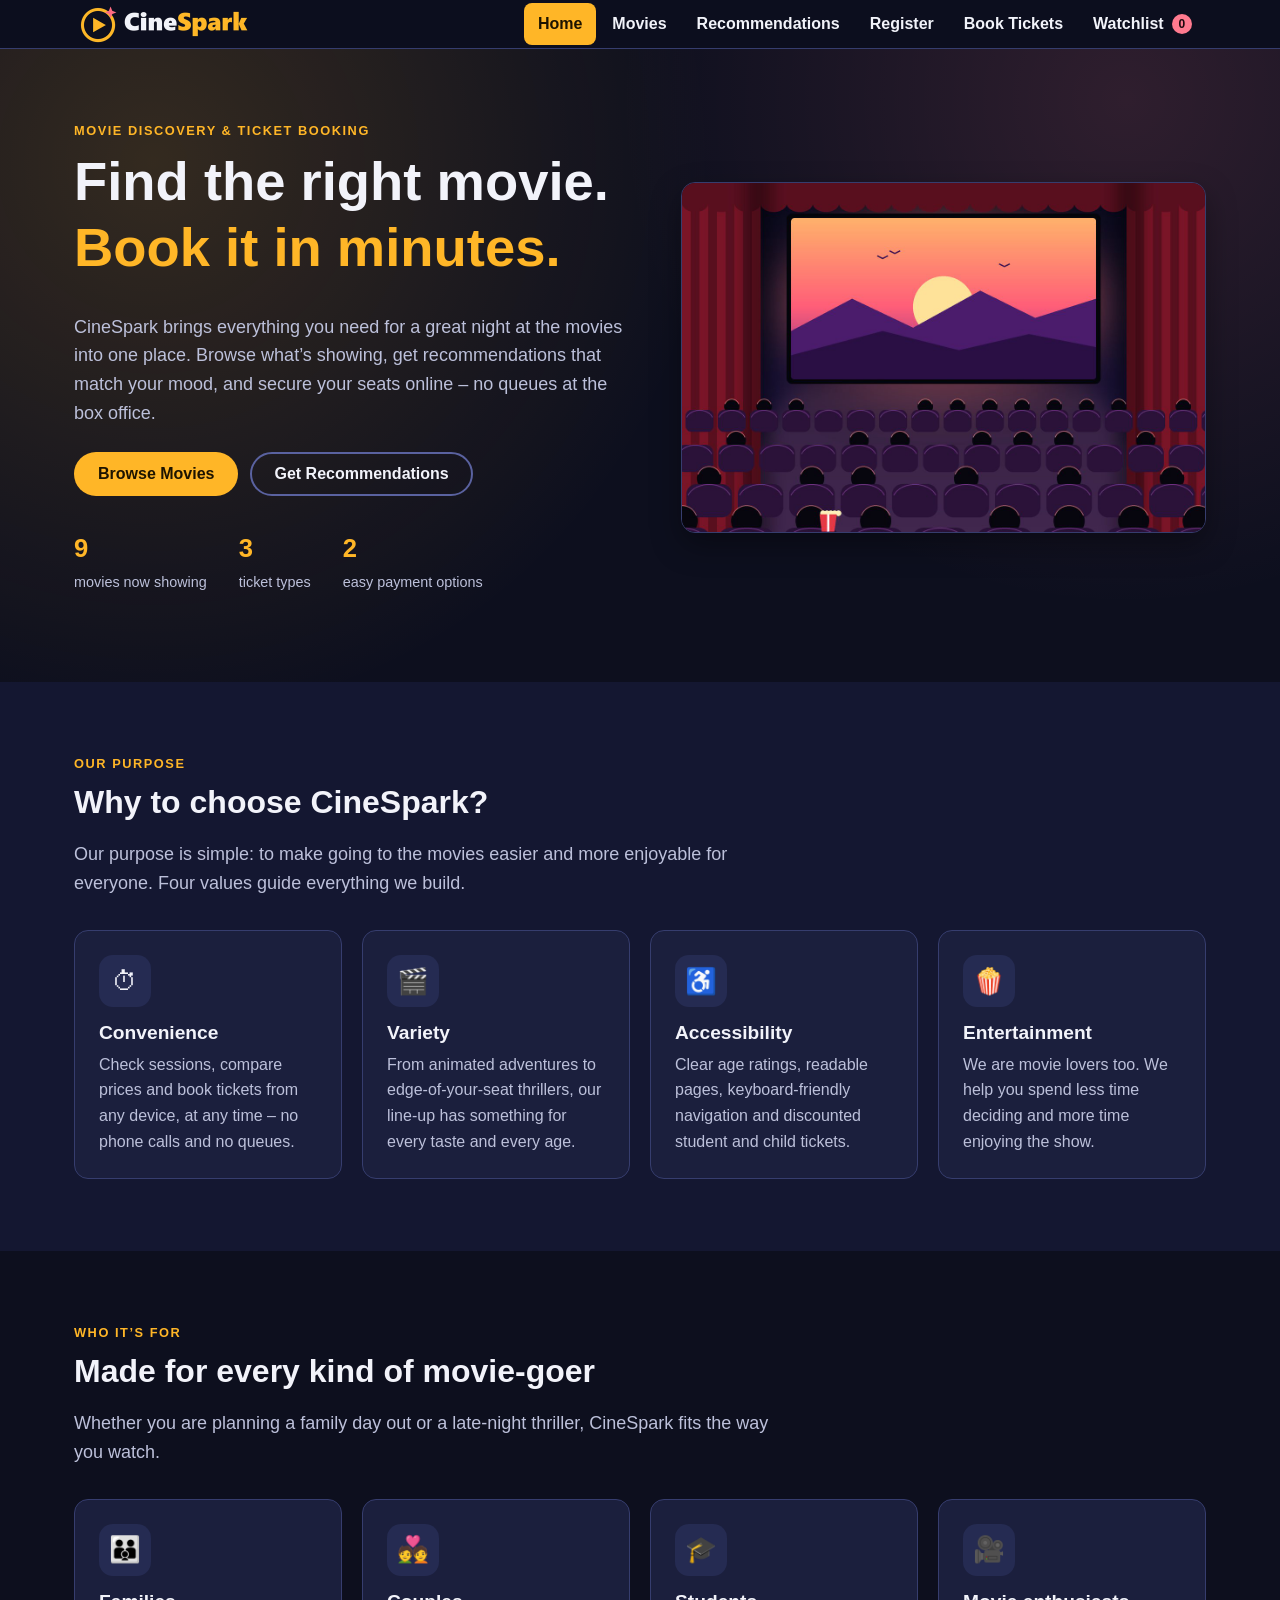
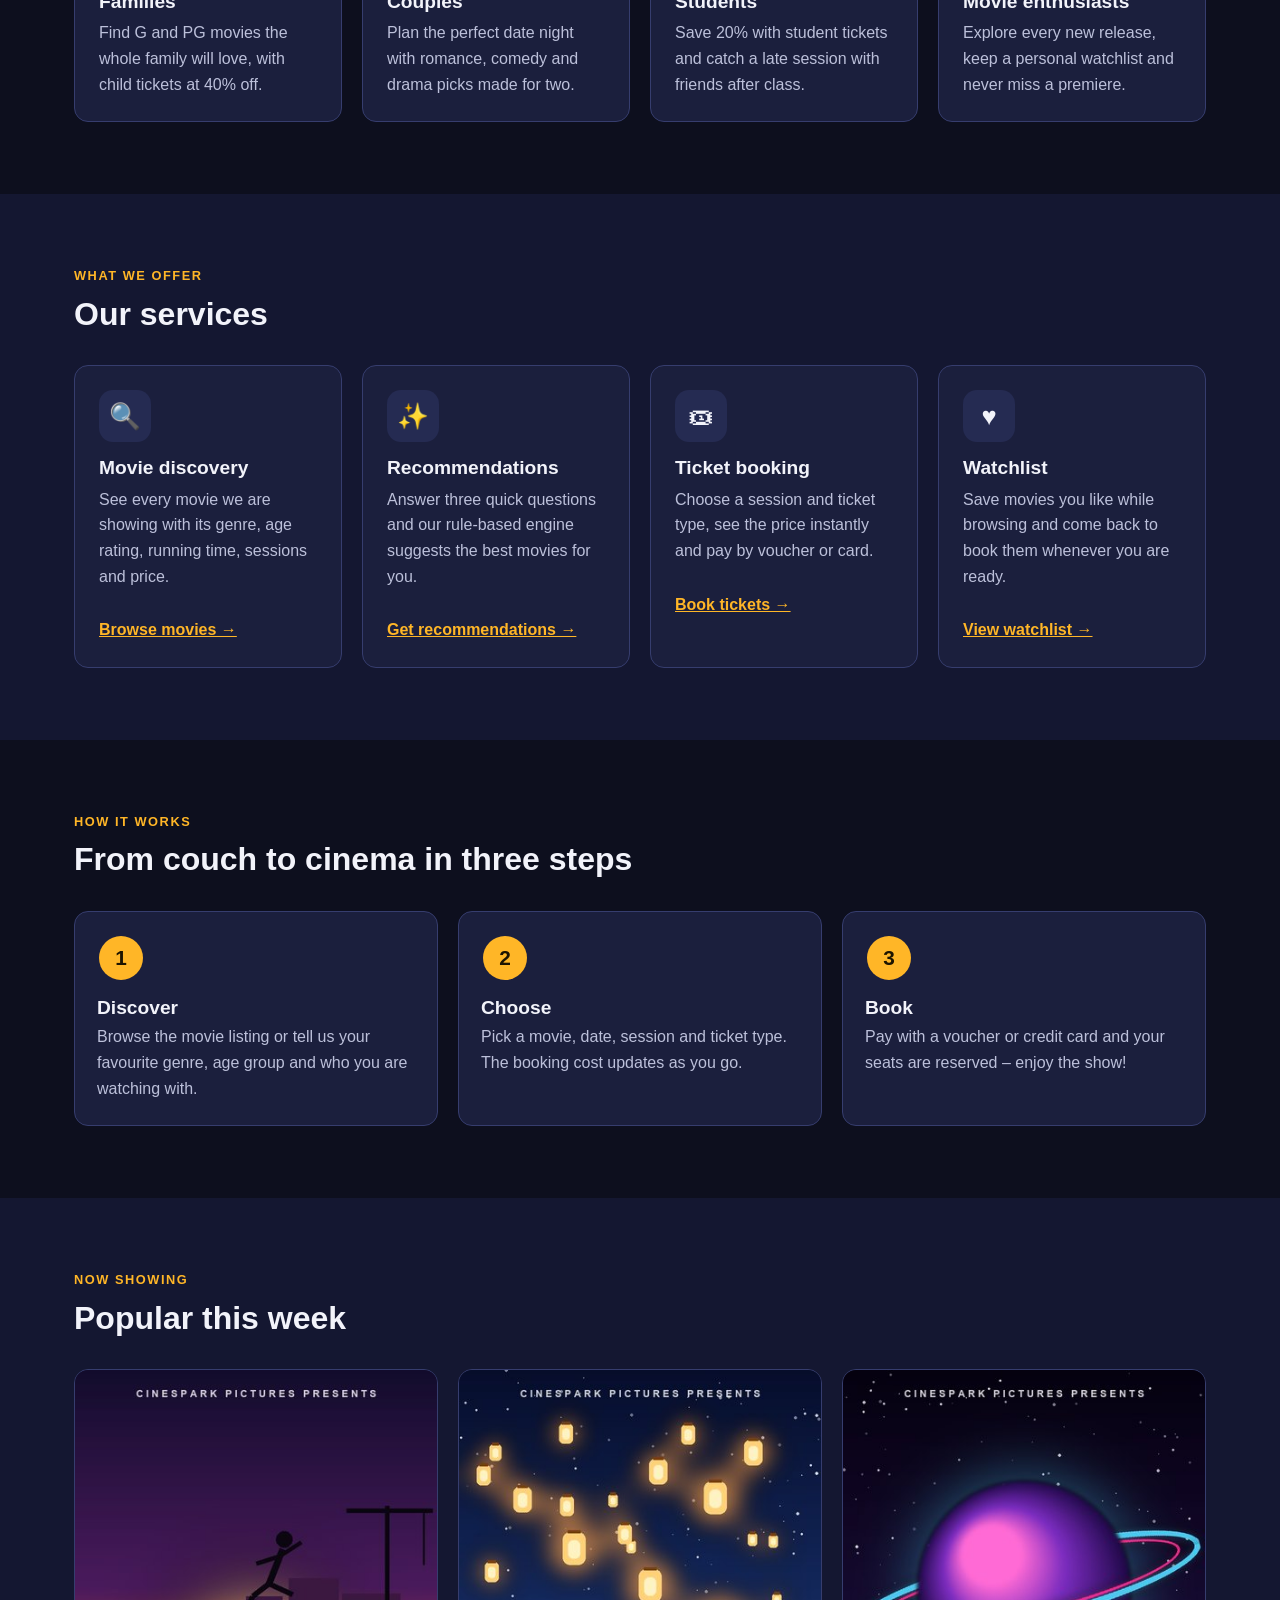
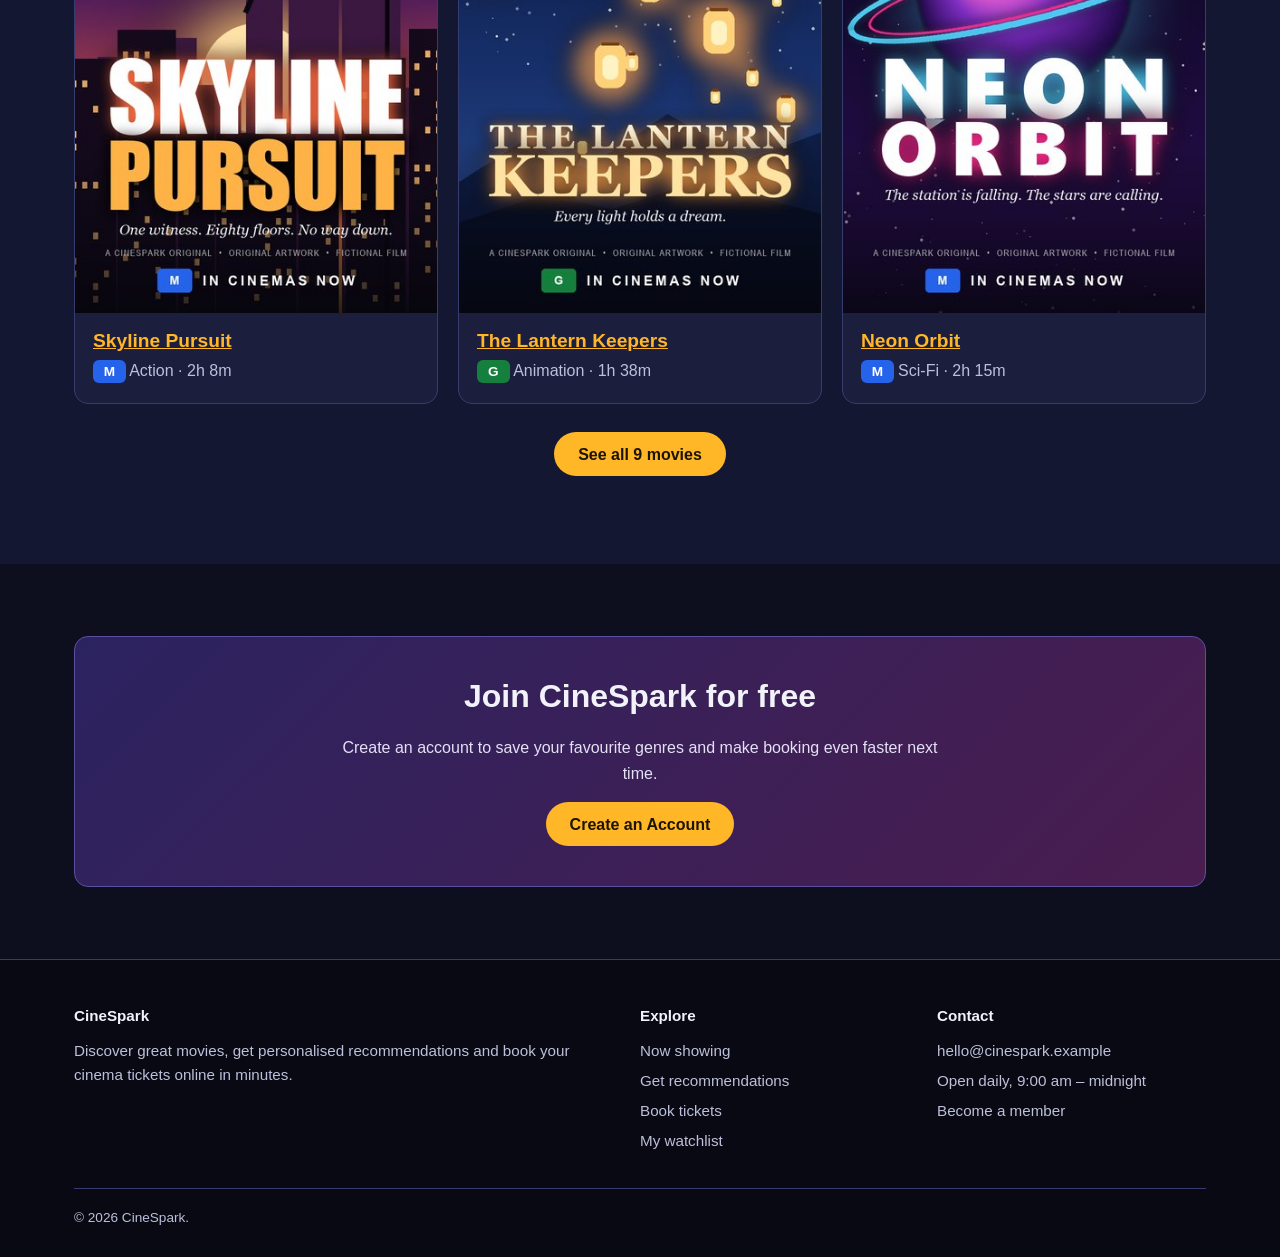
<file: assignment2/index.html>
<!DOCTYPE html>
<html lang="en">
<head>
    <meta charset="utf-8">
    <meta name="viewport" content="width=device-width, initial-scale=1">
    <meta name="color-scheme" content="dark">
    <meta name="description" content="CineSpark - discover movies, get personalised recommendations and book cinema tickets online.">
    <meta name="author" content="Quang Phu Duc Vo">
    <title>CineSpark</title>
    <link rel="icon" href="images/favicon.png" type="image/png">
    <link rel="stylesheet" href="css/style.css">
    <script src="js/script.js" defer></script>
</head>
<body>
    <a class="skip-link" href="#main">Skip to main content</a>

    <!-- ===================== SITE HEADER & NAVIGATION ===================== -->
    <header class="site-header">
        <div class="container header-inner">
            <a class="brand" href="index.html">
                <img src="images/logo.png" alt="CineSpark home" width="360" height="96">
            </a>
            <button type="button" class="nav-toggle" id="navToggle">
                <span class="nav-toggle-icon"></span>
                Menu
            </button>
            <nav class="main-nav" id="mainNav">
                <ul class="nav-links">
                    <li><a href="index.html" class="active">Home</a></li>
                    <li><a href="movies.html">Movies</a></li>
                    <li><a href="recommend.html">Recommendations</a></li>
                    <li><a href="register.html">Register</a></li>
                    <li><a href="booking.html">Book Tickets</a></li>
                    <li><a href="watchlist.html">Watchlist <span class="watchlist-count" id="watchlistCount">0</span></a></li>
                </ul>
            </nav>
        </div>
    </header>

    <main id="main">

        
        <section class="hero">
            <div class="container hero-inner">
                <div>
                    <p class="eyebrow">Movie discovery &amp; ticket booking</p>
                    <h1 id="heroHeading">Find the right movie. <span class="text-accent">Book it in minutes.</span></h1>
                    <p class="lead">
                        CineSpark brings everything you need for a great night at the movies into one place.
                        Browse what&rsquo;s showing, get recommendations that match your mood, and secure your
                        seats online &ndash; no queues at the box office.
                    </p>
                    <div class="hero-actions">
                        <a class="btn btn-primary" href="movies.html">Browse Movies</a>
                        <a class="btn btn-outline" href="recommend.html">Get Recommendations</a>
                    </div>
                    <ul class="hero-stats">
                        <li><strong>9</strong> <span>movies now showing</span></li>
                        <li><strong>3</strong> <span>ticket types</span></li>
                        <li><strong>2</strong> <span>easy payment options</span></li>
                    </ul>
                </div>
                <figure class="hero-figure">
                    <img src="images/hero.jpg" alt="Illustration of a cinema audience watching a sunset scene on a big screen between red curtains" width="1200" height="800">
                    
                </figure>
            </div>
        </section>

        
        <section class="section section-alt">
            <div class="container">
                <div class="section-header">
                    <p class="eyebrow">Our purpose</p>
                    <h2 id="valuesHeading">Why to choose CineSpark?</h2>
                    <p class="lead">
                        Our purpose is simple: to make going to the movies easier and more enjoyable for everyone.
                        Four values guide everything we build.
                    </p>
                </div>
                <div class="grid grid-4">
                    <article class="card feature-card">
                        <span class="feature-icon">&#9201;</span>
                        <h3>Convenience</h3>
                        <p>Check sessions, compare prices and book tickets from any device, at any time &ndash; no phone calls and no queues.</p>
                    </article>
                    <article class="card feature-card">
                        <span class="feature-icon">&#127916;</span>
                        <h3>Variety</h3>
                        <p>From animated adventures to edge-of-your-seat thrillers, our line-up has something for every taste and every age.</p>
                    </article>
                    <article class="card feature-card">
                        <span class="feature-icon">&#9855;</span>
                        <h3>Accessibility</h3>
                        <p>Clear age ratings, readable pages, keyboard-friendly navigation and discounted student and child tickets.</p>
                    </article>
                    <article class="card feature-card">
                        <span class="feature-icon">&#127871;</span>
                        <h3>Entertainment</h3>
                        <p>We are movie lovers too. We help you spend less time deciding and more time enjoying the show.</p>
                    </article>
                </div>
            </div>
        </section>

        <!-- ========================= TARGET USERS ========================= -->
        <section class="section">
            <div class="container">
                <div class="section-header">
                    <p class="eyebrow">Who it&rsquo;s for</p>
                    <h2 id="audienceHeading">Made for every kind of movie-goer</h2>
                    <p class="lead">Whether you are planning a family day out or a late-night thriller, CineSpark fits the way you watch.</p>
                </div>
                <div class="grid grid-4">
                    <article class="card feature-card">
                        <span class="feature-icon">&#128106;</span>
                        <h3>Families</h3>
                        <p>Find G and PG movies the whole family will love, with child tickets at 40% off.</p>
                    </article>
                    <article class="card feature-card">
                        <span class="feature-icon">&#128145;</span>
                        <h3>Couples</h3>
                        <p>Plan the perfect date night with romance, comedy and drama picks made for two.</p>
                    </article>
                    <article class="card feature-card">
                        <span class="feature-icon">&#127891;</span>
                        <h3>Students</h3>
                        <p>Save 20% with student tickets and catch a late session with friends after class.</p>
                    </article>
                    <article class="card feature-card">
                        <span class="feature-icon">&#127909;</span>
                        <h3>Movie enthusiasts</h3>
                        <p>Explore every new release, keep a personal watchlist and never miss a premiere.</p>
                    </article>
                </div>
            </div>
        </section>

        <!-- =========================== SERVICES =========================== -->
        <section class="section section-alt">
            <div class="container">
                <div class="section-header">
                    <p class="eyebrow">What we offer</p>
                    <h2 id="servicesHeading">Our services</h2>
                </div>
                <div class="grid grid-4">
                    <article class="card feature-card">
                        <span class="feature-icon">&#128269;</span>
                        <h3>Movie discovery</h3>
                        <p>See every movie we are showing with its genre, age rating, running time, sessions and price.</p>
                        <a class="card-link" href="movies.html">Browse movies &rarr;</a>
                    </article>
                    <article class="card feature-card">
                        <span class="feature-icon">&#10024;</span>
                        <h3>Recommendations</h3>
                        <p>Answer three quick questions and our rule-based engine suggests the best movies for you.</p>
                        <a class="card-link" href="recommend.html">Get recommendations &rarr;</a>
                    </article>
                    <article class="card feature-card">
                        <span class="feature-icon">&#127903;</span>
                        <h3>Ticket booking</h3>
                        <p>Choose a session and ticket type, see the price instantly and pay by voucher or card.</p>
                        <a class="card-link" href="booking.html">Book tickets &rarr;</a>
                    </article>
                    <article class="card feature-card">
                        <span class="feature-icon">&#9829;</span>
                        <h3>Watchlist</h3>
                        <p>Save movies you like while browsing and come back to book them whenever you are ready.</p>
                        <a class="card-link" href="watchlist.html">View watchlist &rarr;</a>
                    </article>
                </div>
            </div>
        </section>

        <!-- ========================= HOW IT WORKS ========================= -->
        <section class="section">
            <div class="container">
                <div class="section-header">
                    <p class="eyebrow">How it works</p>
                    <h2 id="stepsHeading">From couch to cinema in three steps</h2>
                </div>
                <ol class="steps">
                    <li>
                        <h3>Discover</h3>
                        <p>Browse the movie listing or tell us your favourite genre, age group and who you are watching with.</p>
                    </li>
                    <li>
                        <h3>Choose</h3>
                        <p>Pick a movie, date, session and ticket type. The booking cost updates as you go.</p>
                    </li>
                    <li>
                        <h3>Book</h3>
                        <p>Pay with a voucher or credit card and your seats are reserved &ndash; enjoy the show!</p>
                    </li>
                </ol>
            </div>
        </section>

        <!-- ========================= NOW SHOWING ========================= -->
        <section class="section section-alt">
            <div class="container">
                <div class="section-header">
                    <p class="eyebrow">Now showing</p>
                    <h2 id="nowShowingHeading">Popular this week</h2>
                </div>
                <div class="grid grid-3">
                    <article class="poster-card">
                        <img src="images/movie1.jpg" alt="Poster for Skyline Pursuit: a runner leaping between skyscrapers at sunset" width="400" height="600">
                        <div class="poster-card-body">
                            <h3><a href="movies.html#skyline-pursuit">Skyline Pursuit</a></h3>
                            <p><span class="rating rating-m">M</span> Action &middot; 2h 8m</p>
                        </div>
                    </article>
                    <article class="poster-card">
                        <img src="images/movie2.jpg" alt="Poster for The Lantern Keepers: glowing lanterns floating over night-time hills" width="400" height="600">
                        <div class="poster-card-body">
                            <h3><a href="movies.html#lantern-keepers">The Lantern Keepers</a></h3>
                            <p><span class="rating rating-g">G</span> Animation &middot; 1h 38m</p>
                        </div>
                    </article>
                    <article class="poster-card">
                        <img src="images/movie5.jpg" alt="Poster for Neon Orbit: a glowing ringed planet in deep space" width="400" height="600">
                        <div class="poster-card-body">
                            <h3><a href="movies.html#neon-orbit">Neon Orbit</a></h3>
                            <p><span class="rating rating-m">M</span> Sci-Fi &middot; 2h 15m</p>
                        </div>
                    </article>
                </div>
                <p class="section-cta"><a class="btn btn-primary" href="movies.html">See all 9 movies</a></p>
            </div>
        </section>

        <!-- ========================= CALL TO ACTION ========================= -->
        <section class="section">
            <div class="container">
                <div class="cta-band">
                    <h2 id="joinHeading">Join CineSpark for free</h2>
                    <p>Create an account to save your favourite genres and make booking even faster next time.</p>
                    <a class="btn btn-primary" href="register.html">Create an Account</a>
                </div>
            </div>
        </section>

    </main>

    <!-- ============================ SITE FOOTER ============================ -->
    <footer class="site-footer">
        <div class="container">
            <div class="footer-grid">
                <div>
                    <p class="footer-heading">CineSpark</p>
                    <p>Discover great movies, get personalised recommendations and book your cinema tickets online in minutes.</p>
                </div>
                <div>
                    <p class="footer-heading">Explore</p>
                    <ul class="footer-links">
                        <li><a href="movies.html">Now showing</a></li>
                        <li><a href="recommend.html">Get recommendations</a></li>
                        <li><a href="booking.html">Book tickets</a></li>
                        <li><a href="watchlist.html">My watchlist</a></li>
                    </ul>
                </div>
                <div>
                    <p class="footer-heading">Contact</p>
                    <ul class="footer-links">
                        <li><a href="mailto:hello@cinespark.example">hello@cinespark.example</a></li>
                        <li>Open daily, 9:00 am &ndash; midnight</li>
                        <li><a href="register.html">Become a member</a></li>
                    </ul>
                </div>
            </div>
            <div class="footer-bottom">
                <p>&copy; 2026 CineSpark.</p>
                
            </div>
        </div>
    </footer>
</body>
</html>
</file>
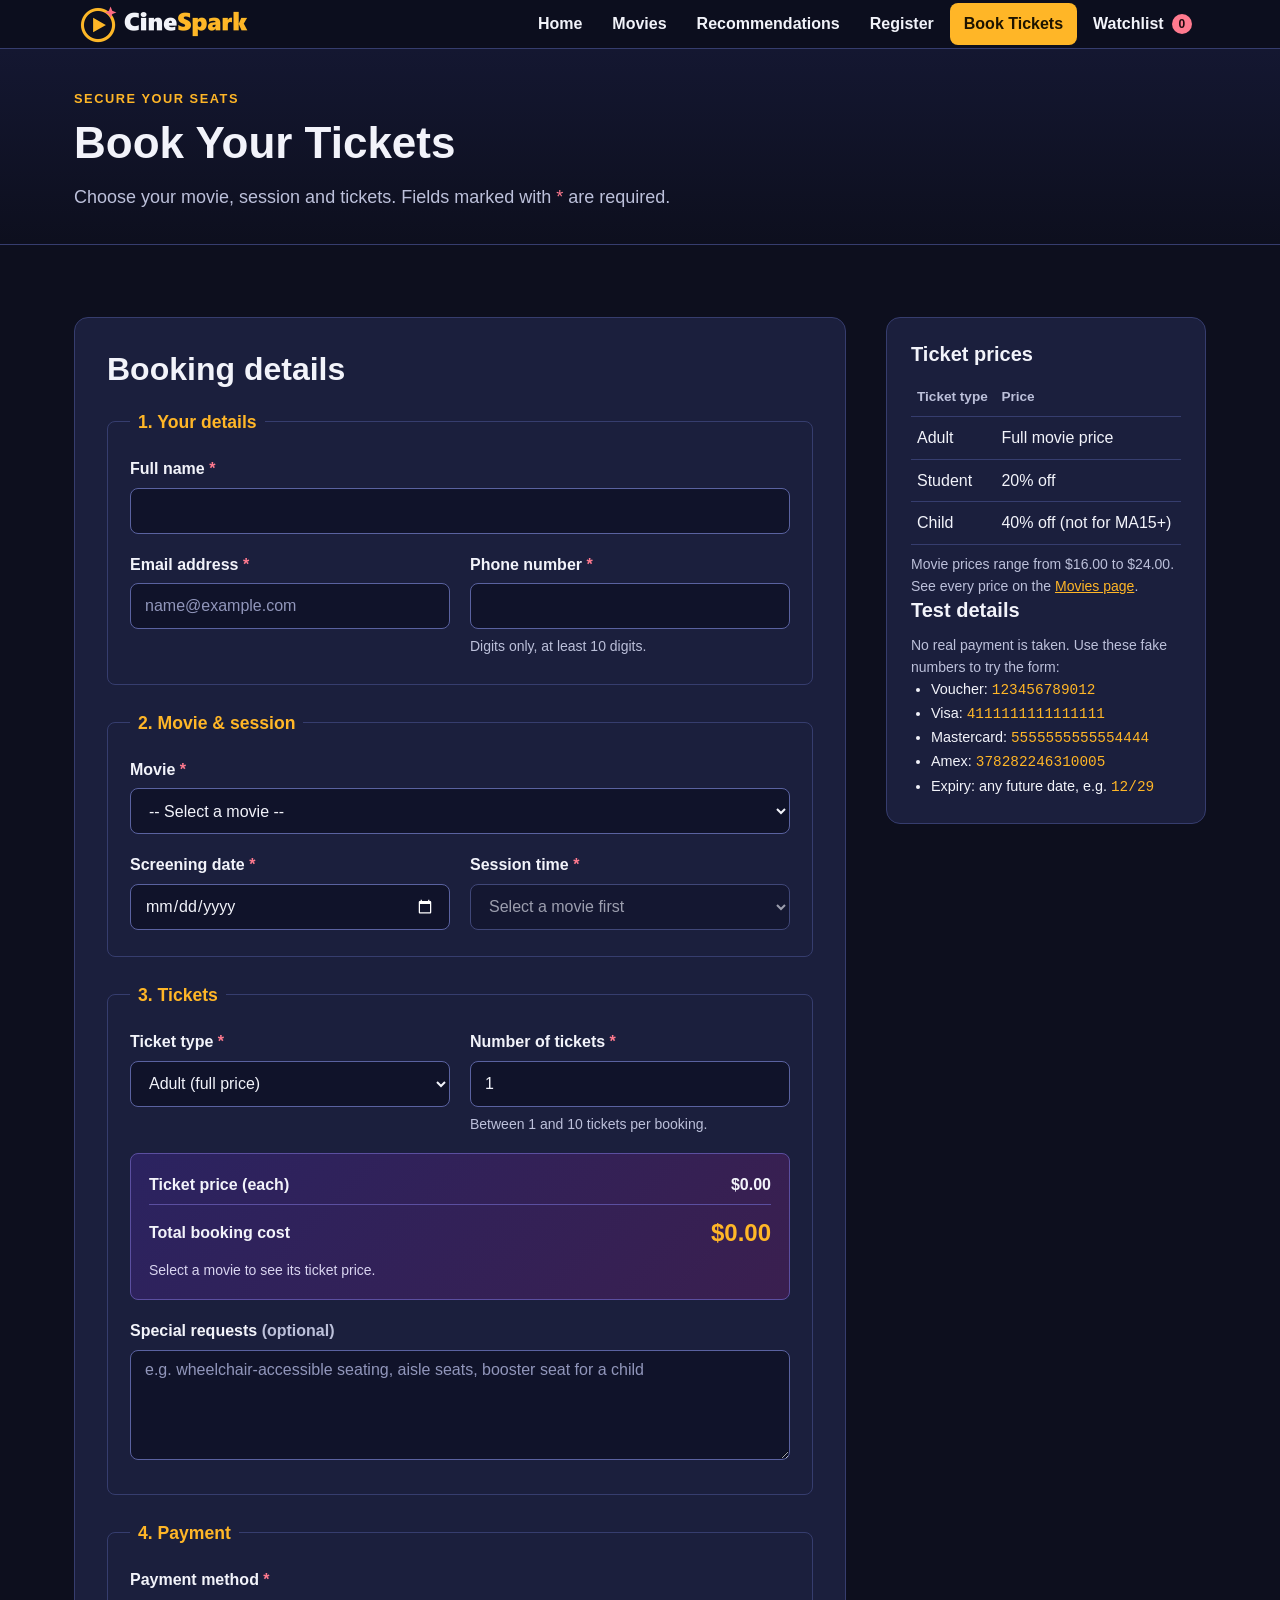
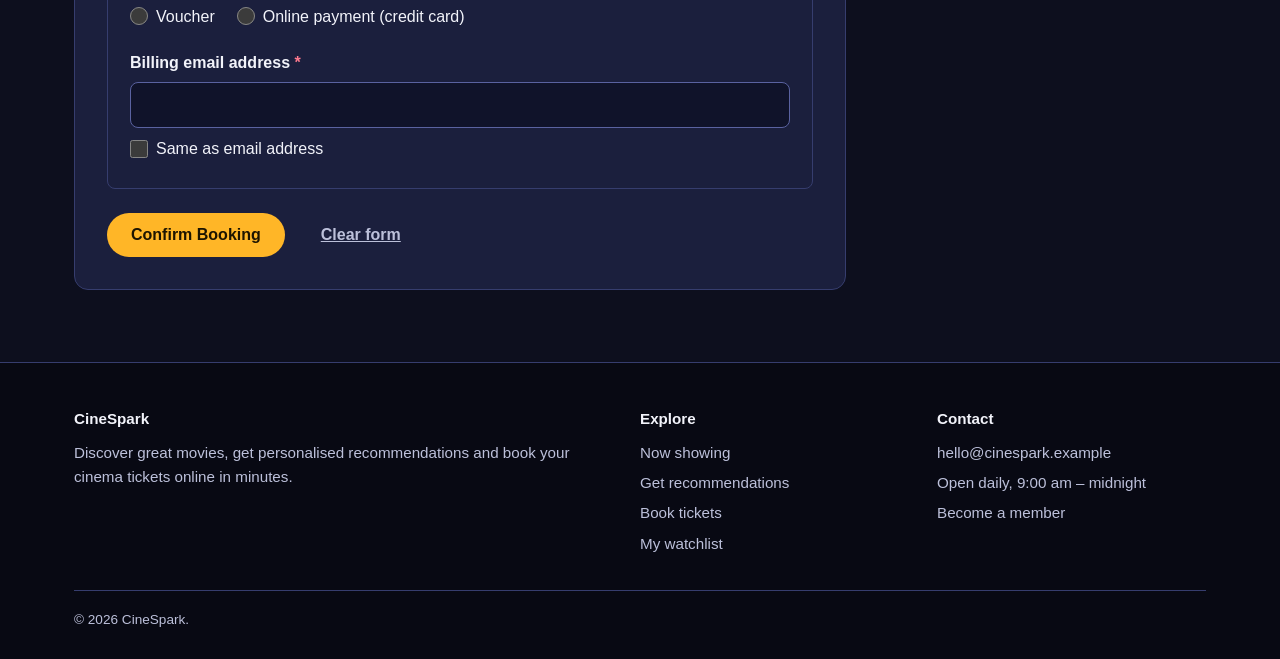
<file: assignment2/booking.html>
<!DOCTYPE html>
<html lang="en">
<head>
    <meta charset="utf-8">
    <meta name="viewport" content="width=device-width, initial-scale=1">
    <meta name="color-scheme" content="dark">
    <meta name="description" content="Book movie tickets at CineSpark: choose a movie, session and ticket type, then pay by voucher or card.">
    <meta name="author" content="Quang Phu Duc Vo">
    <title>Book Tickets | CineSpark</title>
    <link rel="icon" href="images/favicon.png" type="image/png">
    <link rel="stylesheet" href="css/style.css">
    <script src="js/script.js" defer></script>
</head>
<body>
    <a class="skip-link" href="#main">Skip to main content</a>

    <!-- ===================== SITE HEADER & NAVIGATION ===================== -->
    <header class="site-header">
        <div class="container header-inner">
            <a class="brand" href="index.html">
                <img src="images/logo.png" alt="CineSpark home" width="360" height="96">
            </a>
            <button type="button" class="nav-toggle" id="navToggle">
                <span class="nav-toggle-icon"></span>
                Menu
            </button>
            <nav class="main-nav" id="mainNav">
                <ul class="nav-links">
                    <li><a href="index.html">Home</a></li>
                    <li><a href="movies.html">Movies</a></li>
                    <li><a href="recommend.html">Recommendations</a></li>
                    <li><a href="register.html">Register</a></li>
                    <li><a href="booking.html" class="active">Book Tickets</a></li>
                    <li><a href="watchlist.html">Watchlist <span class="watchlist-count" id="watchlistCount">0</span></a></li>
                </ul>
            </nav>
        </div>
    </header>

    <main id="main">

        <!-- ========================= PAGE BANNER ========================= -->
        <section class="page-banner">
            <div class="container">
                <p class="eyebrow">Secure your seats</p>
                <h1 id="pageHeading">Book Your Tickets</h1>
                <p class="lead">Choose your movie, session and tickets. Fields marked with <span class="required">*</span> are required.</p>
            </div>
        </section>

        <!-- ===================== BOOKING FORM + SIDE PANEL ===================== -->
        <section class="section">
            <div class="container booking-layout">

                <!-- Booking form: checked by JavaScript before it is sent (see script.js, section 8) -->
                <form id="bookingForm" class="form-card" method="post"
                      action="http://mercury.swin.edu.au/it000000/cos10005/regtest.php" novalidate>
                    <h2 id="formHeading" class="mt-0">Booking details</h2>

                    <!-- Shown by JavaScript when a movie was chosen on another page -->
                    <p id="prefillNotice" class="notice" hidden></p>

                    <!-- Summary of errors, shown by JavaScript when the form has problems -->
                    <div id="bookingErrors" class="error-summary" hidden></div>

                    <noscript>
                        <p class="notice">Please enable JavaScript to see ticket prices and payment options.</p>
                    </noscript>

                    <!-- ===== 1. Contact details ===== -->
                    <fieldset class="form-section">
                        <legend>1. Your details</legend>

                        <div class="form-group">
                            <label for="fullName">Full name <span class="required">*</span></label>
                            <input type="text" id="fullName" name="fullName" autocomplete="name" required
>
                            <p class="error-msg" id="fullNameError"></p>
                        </div>

                        <div class="form-row">
                            <div class="form-group">
                                <label for="email">Email address <span class="required">*</span></label>
                                <input type="email" id="email" name="email" autocomplete="email" required
                                       placeholder="name@example.com">
                                <p class="error-msg" id="emailError"></p>
                            </div>

                            <div class="form-group">
                                <label for="phone">Phone number <span class="required">*</span></label>
                                <input type="tel" id="phone" name="phone" autocomplete="tel" inputmode="numeric" required
>
                                <p class="hint" id="phoneHint">Digits only, at least 10 digits.</p>
                                <p class="error-msg" id="phoneError"></p>
                            </div>
                        </div>
                    </fieldset>

                    <!-- ===== 2. Movie and session ===== -->
                    <fieldset class="form-section">
                        <legend>2. Movie &amp; session</legend>

                        <div class="form-group">
                            <label for="movie">Movie <span class="required">*</span></label>
                            <select id="movie" name="movie" required>
                                <option value="">-- Select a movie --</option>
                                <option value="skyline-pursuit">Skyline Pursuit (M) &ndash; $22.00</option>
                                <option value="lantern-keepers">The Lantern Keepers (G) &ndash; $16.00</option>
                                <option value="plus-one-problems">Plus One Problems (M) &ndash; $19.50</option>
                                <option value="quiet-harbour">Quiet Harbour (M) &ndash; $19.50</option>
                                <option value="neon-orbit">Neon Orbit (M) &ndash; $24.00</option>
                                <option value="hollow-lane">Midnight at Hollow Lane (MA15+) &ndash; $19.50</option>
                                <option value="grandpa-goes-viral">Grandpa Goes Viral (PG) &ndash; $17.00</option>
                                <option value="paper-hearts">Paper Hearts in Paris (PG) &ndash; $18.00</option>
                                <option value="robo-pup-rescue">Robo Pup Rescue (PG) &ndash; $16.00</option>
                            </select>
                            <p class="error-msg" id="movieError"></p>
                            <!-- Poster and details of the chosen movie (added by JavaScript) -->
                            <div id="moviePreview" class="movie-preview" hidden></div>
                        </div>

                        <div class="form-row">
                            <div class="form-group">
                                <label for="screeningDate">Screening date <span class="required">*</span></label>
                                <input type="date" id="screeningDate" name="screeningDate" required
>
                                <p class="error-msg" id="screeningDateError"></p>
                            </div>

                            <div class="form-group">
                                <label for="sessionTime">Session time <span class="required">*</span></label>
                                <select id="sessionTime" name="sessionTime" required>
                                    <option value="">Select a movie first</option>
                                </select>
                                <p class="error-msg" id="sessionTimeError"></p>
                            </div>
                        </div>
                    </fieldset>

                    <!-- ===== 3. Tickets and cost ===== -->
                    <fieldset class="form-section">
                        <legend>3. Tickets</legend>

                        <div class="form-row">
                            <div class="form-group">
                                <label for="ticketType">Ticket type <span class="required">*</span></label>
                                <select id="ticketType" name="ticketType">
                                    <option value="adult" selected>Adult (full price)</option>
                                    <option value="student">Student (20% off)</option>
                                    <option value="child">Child (40% off)</option>
                                </select>
                                <p class="error-msg" id="ticketTypeError"></p>
                            </div>

                            <div class="form-group">
                                <label for="numTickets">Number of tickets <span class="required">*</span></label>
                                <input type="number" id="numTickets" name="numTickets" min="1" max="10" step="1" value="1"
                                       required>
                                <p class="hint" id="numTicketsHint">Between 1 and 10 tickets per booking.</p>
                                <p class="error-msg" id="numTicketsError"></p>
                            </div>
                        </div>

                        <!-- Booking cost - calculated by JavaScript -->
                        <div class="cost-box">
                            <div class="cost-row">
                                <label for="ticketPrice">Ticket price (each)</label>
                                <input type="text" id="ticketPrice" name="ticketPrice" value="$0.00" readonly>
                            </div>
                            <div class="cost-row total">
                                <label for="totalCost">Total booking cost</label>
                                <input type="text" id="totalCost" name="totalCost" value="$0.00" readonly>
                            </div>
                            <p class="cost-note" id="costBreakdown">Select a movie to see its ticket price.</p>
                        </div>

                        <div class="form-group">
                            <label for="specialRequests">Special requests <span class="text-muted">(optional)</span></label>
                            <textarea id="specialRequests" name="specialRequests" rows="4" maxlength="300"
                                      placeholder="e.g. wheelchair-accessible seating, aisle seats, booster seat for a child"></textarea>
                        </div>
                    </fieldset>

                    <!-- ===== 4. Payment ===== -->
                    <fieldset class="form-section">
                        <legend>4. Payment</legend>

                        <fieldset class="choice-group" id="paymentMethod">
                            <legend>Payment method <span class="required">*</span></legend>
                            <div class="option-list">
                                <label class="option"><input type="radio" name="paymentMethod" value="voucher"> Voucher</label>
                                <label class="option"><input type="radio" name="paymentMethod" value="online"> Online payment (credit card)</label>
                            </div>
                            <p class="error-msg" id="paymentMethodError"></p>
                        </fieldset>

                        <!-- Shown only when "Voucher" is selected -->
                        <div id="voucherFields" class="conditional" hidden>
                            <div class="form-group">
                                <label for="voucherCode">Voucher code <span class="required">*</span></label>
                                <input type="text" id="voucherCode" name="voucherCode" inputmode="numeric" maxlength="12"
                                       placeholder="12-digit code" autocomplete="off" disabled
>
                                <p class="hint" id="voucherCodeHint">Enter the 12 digits printed on your gift voucher.</p>
                                <p class="error-msg" id="voucherCodeError"></p>
                            </div>
                        </div>

                        <!-- Shown only when "Online payment" is selected -->
                        <div id="cardFields" class="conditional" hidden>
                            <div class="form-row">
                                <div class="form-group">
                                    <label for="cardType">Card type <span class="required">*</span></label>
                                    <select id="cardType" name="cardType" disabled>
                                        <option value="">-- Select card type --</option>
                                        <option value="visa">Visa</option>
                                        <option value="mastercard">Mastercard</option>
                                        <option value="amex">American Express</option>
                                    </select>
                                    <p class="error-msg" id="cardTypeError"></p>
                                </div>

                                <div class="form-group">
                                    <label for="cardName">Name on card <span class="required">*</span></label>
                                    <input type="text" id="cardName" name="cardName" autocomplete="cc-name" disabled
>
                                    <p class="error-msg" id="cardNameError"></p>
                                </div>
                            </div>

                            <div class="form-row">
                                <div class="form-group">
                                    <label for="cardNumber">Card number <span class="required">*</span></label>
                                    <input type="text" id="cardNumber" name="cardNumber" inputmode="numeric" maxlength="16"
                                           autocomplete="cc-number" disabled>
                                    <p class="hint" id="cardNumberHint">Visa and Mastercard: 16 digits. American Express: 15 digits.</p>
                                    <p class="error-msg" id="cardNumberError"></p>
                                </div>

                                <div class="form-group">
                                    <label for="cardExpiry">Expiry date <span class="required">*</span></label>
                                    <input type="text" id="cardExpiry" name="cardExpiry" maxlength="5" placeholder="MM/YY"
                                           autocomplete="cc-exp" disabled>
                                    <p class="error-msg" id="cardExpiryError"></p>
                                </div>
                            </div>
                            <p class="hint">This is a student project. No real payment is processed.</p>
                        </div>

                        <div class="form-group">
                            <label for="billingEmail">Billing email address <span class="required">*</span></label>
                            <input type="email" id="billingEmail" name="billingEmail" autocomplete="email" required
>
                            <label class="checkbox-row">
                                <input type="checkbox" id="sameAsEmail" name="sameAsEmail" value="yes">
                                Same as email address
                            </label>
                            <p class="error-msg" id="billingEmailError"></p>
                        </div>
                    </fieldset>

                    <div class="form-actions">
                        <button type="submit" class="btn btn-primary">Confirm Booking</button>
                        <button type="reset" class="btn btn-ghost">Clear form</button>
                    </div>
                </form>

                <!-- ===== Side panel: prices and test data ===== -->
                <aside class="side-panel card">
                    <h2 id="pricesHeading" class="mt-0">Ticket prices</h2>
                    <table class="price-table">
                        <caption class="visually-hidden">Ticket type discounts</caption>
                        <thead>
                            <tr>
                                <th scope="col">Ticket type</th>
                                <th scope="col">Price</th>
                            </tr>
                        </thead>
                        <tbody>
                            <tr>
                                <td>Adult</td>
                                <td>Full movie price</td>
                            </tr>
                            <tr>
                                <td>Student</td>
                                <td>20% off</td>
                            </tr>
                            <tr>
                                <td>Child</td>
                                <td>40% off (not for MA15+)</td>
                            </tr>
                        </tbody>
                    </table>
                    <p class="hint">Movie prices range from $16.00 to $24.00. See every price on the <a href="movies.html">Movies page</a>.</p>

                    <h2>Test details</h2>
                    <p class="hint">No real payment is taken. Use these fake numbers to try the form:</p>
                    <ul class="test-data">
                        <li>Voucher: <code>123456789012</code></li>
                        <li>Visa: <code>4111111111111111</code></li>
                        <li>Mastercard: <code>5555555555554444</code></li>
                        <li>Amex: <code>378282246310005</code></li>
                        <li>Expiry: any future date, e.g. <code>12/29</code></li>
                    </ul>
                </aside>

            </div>
        </section>

    </main>

    <!-- ============================ SITE FOOTER ============================ -->
    <footer class="site-footer">
        <div class="container">
            <div class="footer-grid">
                <div>
                    <p class="footer-heading">CineSpark</p>
                    <p>Discover great movies, get personalised recommendations and book your cinema tickets online in minutes.</p>
                </div>
                <div>
                    <p class="footer-heading">Explore</p>
                    <ul class="footer-links">
                        <li><a href="movies.html">Now showing</a></li>
                        <li><a href="recommend.html">Get recommendations</a></li>
                        <li><a href="booking.html">Book tickets</a></li>
                        <li><a href="watchlist.html">My watchlist</a></li>
                    </ul>
                </div>
                <div>
                    <p class="footer-heading">Contact</p>
                    <ul class="footer-links">
                        <li><a href="mailto:hello@cinespark.example">hello@cinespark.example</a></li>
                        <li>Open daily, 9:00 am &ndash; midnight</li>
                        <li><a href="register.html">Become a member</a></li>
                    </ul>
                </div>
            </div>
            <div class="footer-bottom">
                <p>&copy; 2026 CineSpark. </p>
                
            </div>
        </div>
    </footer>
</body>
</html>
</file>
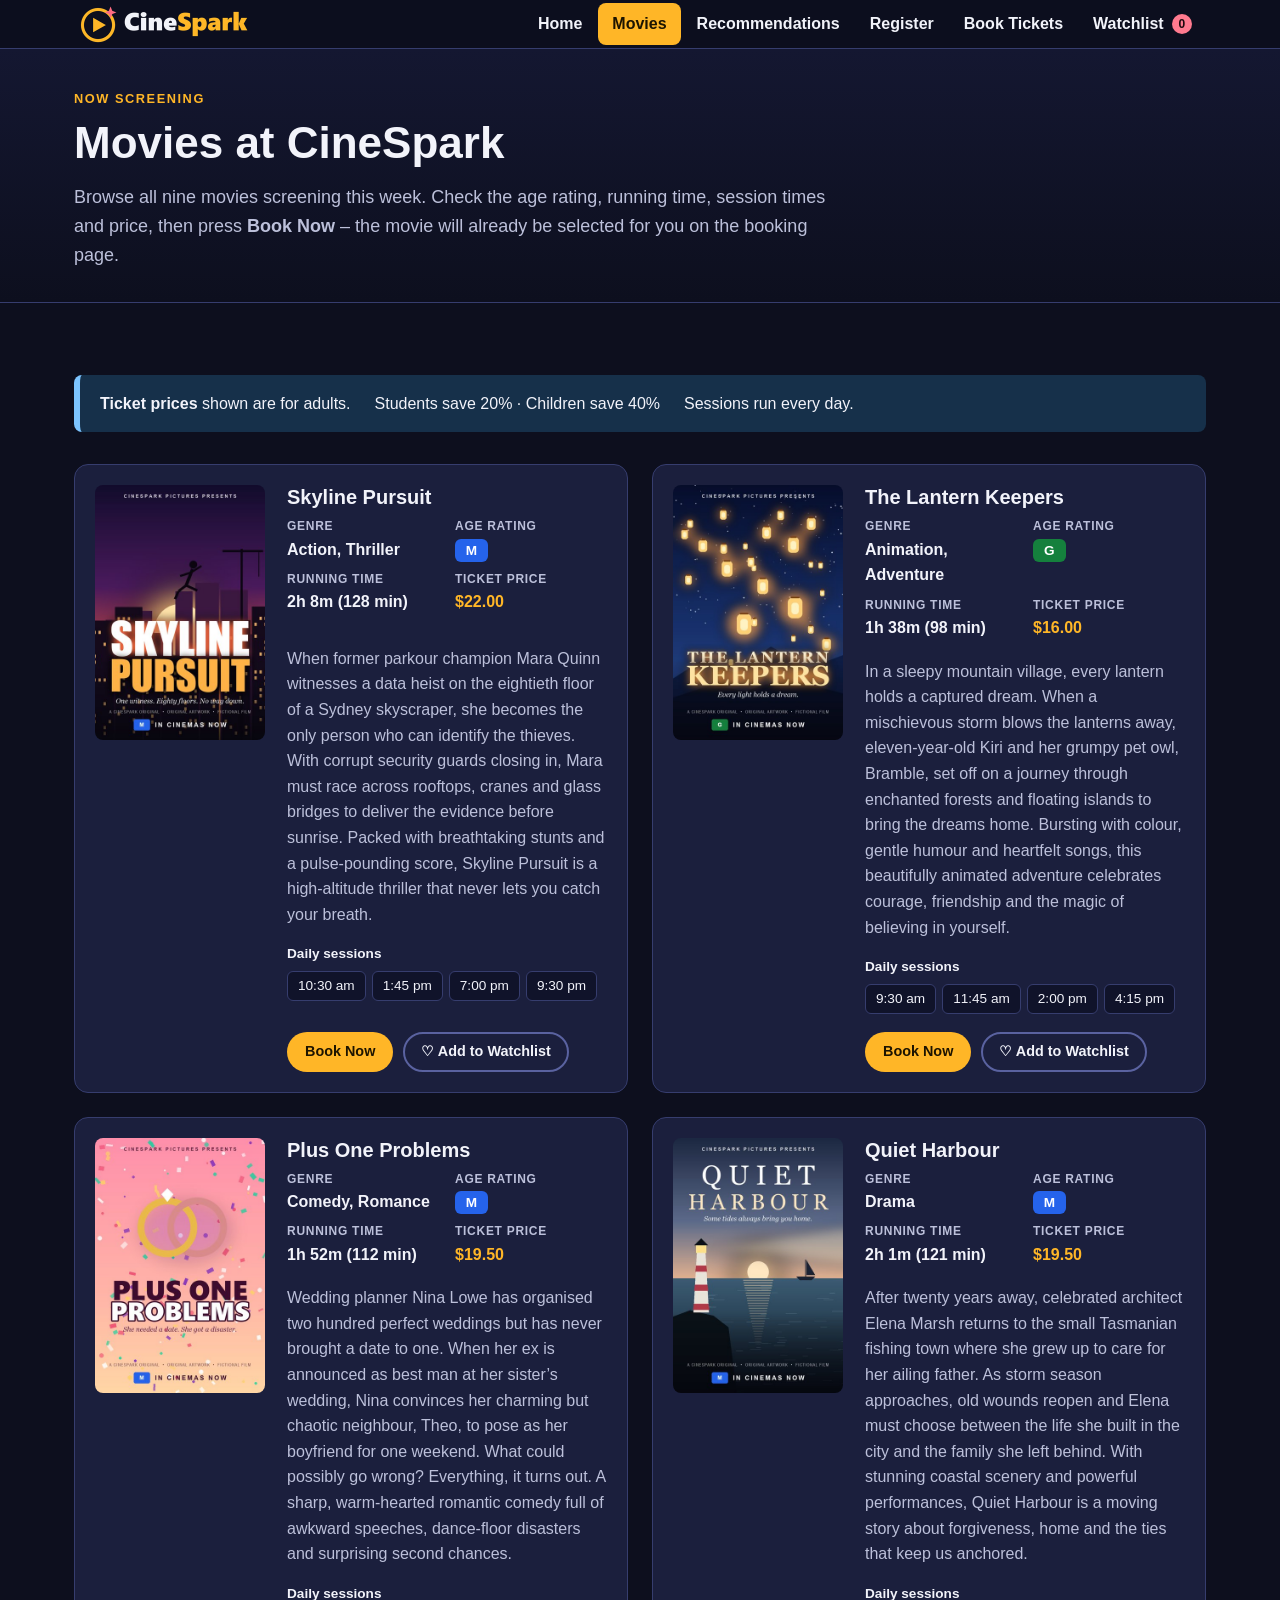
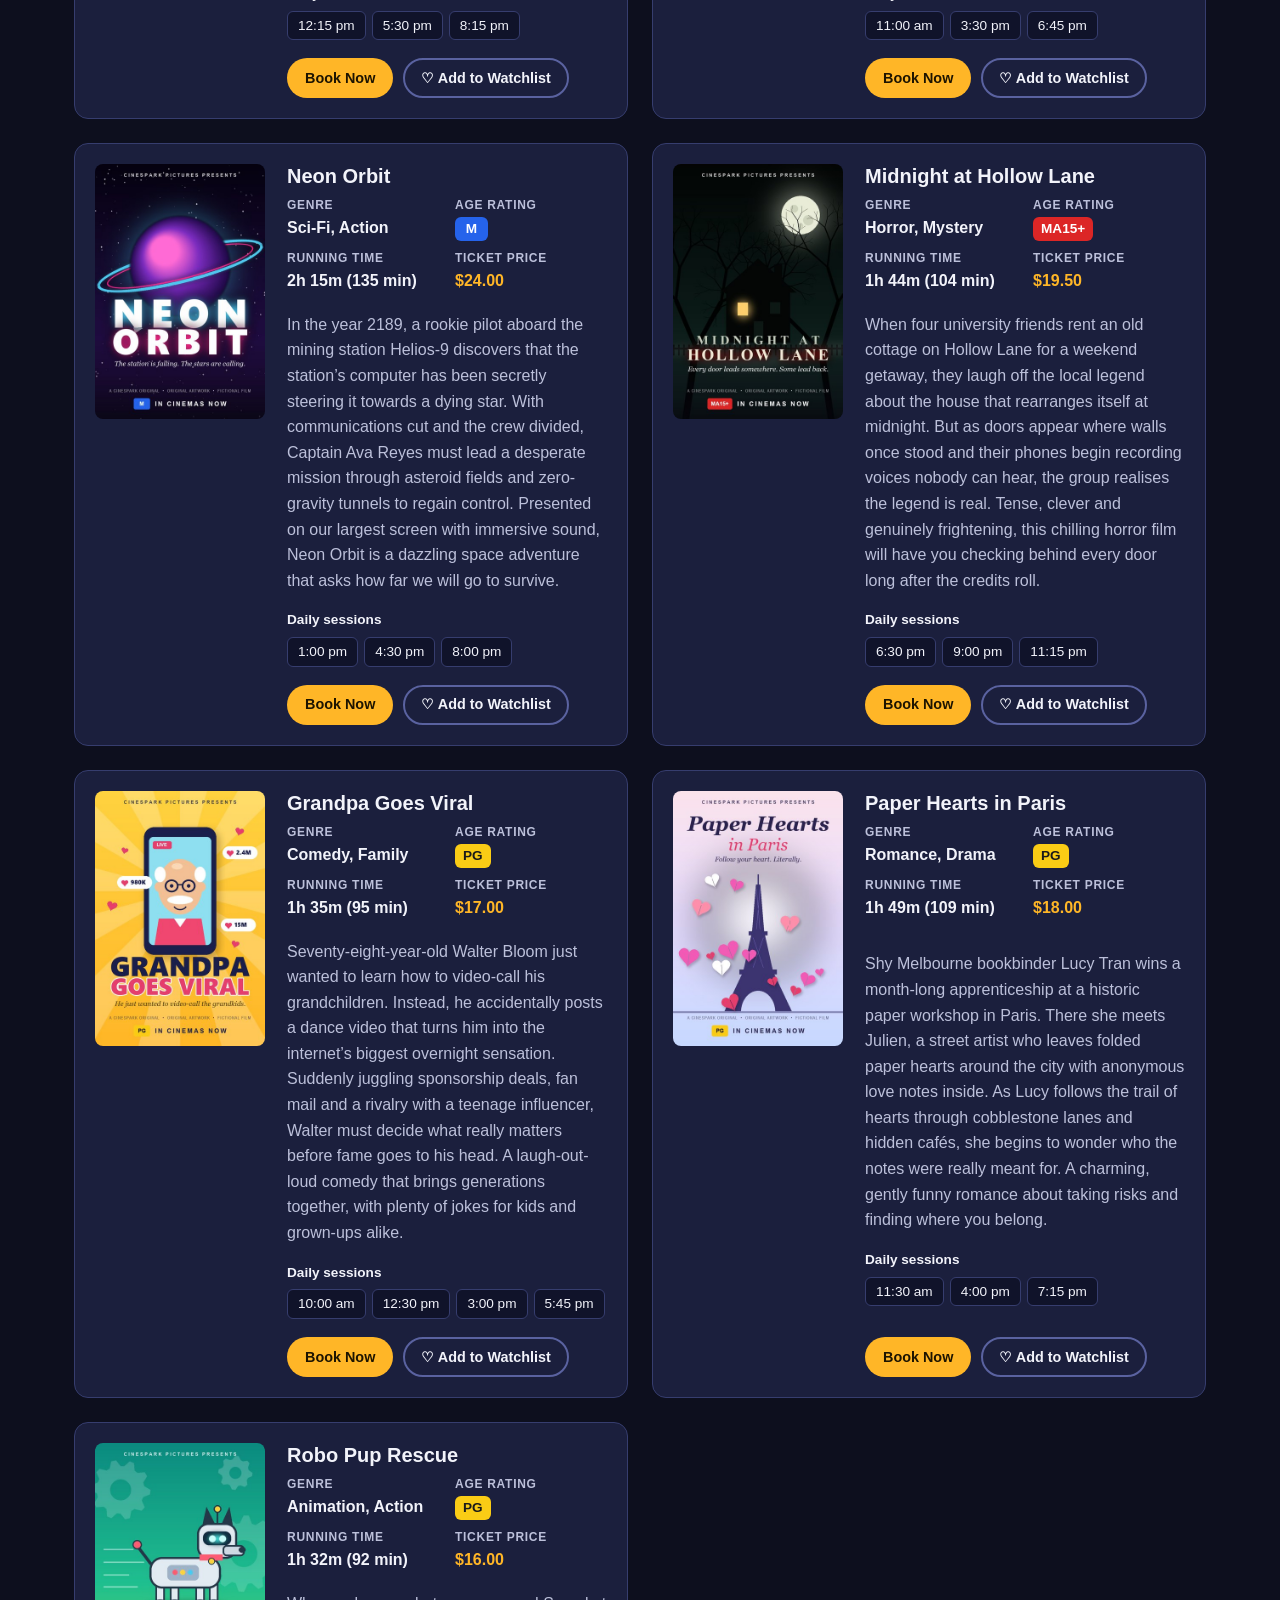
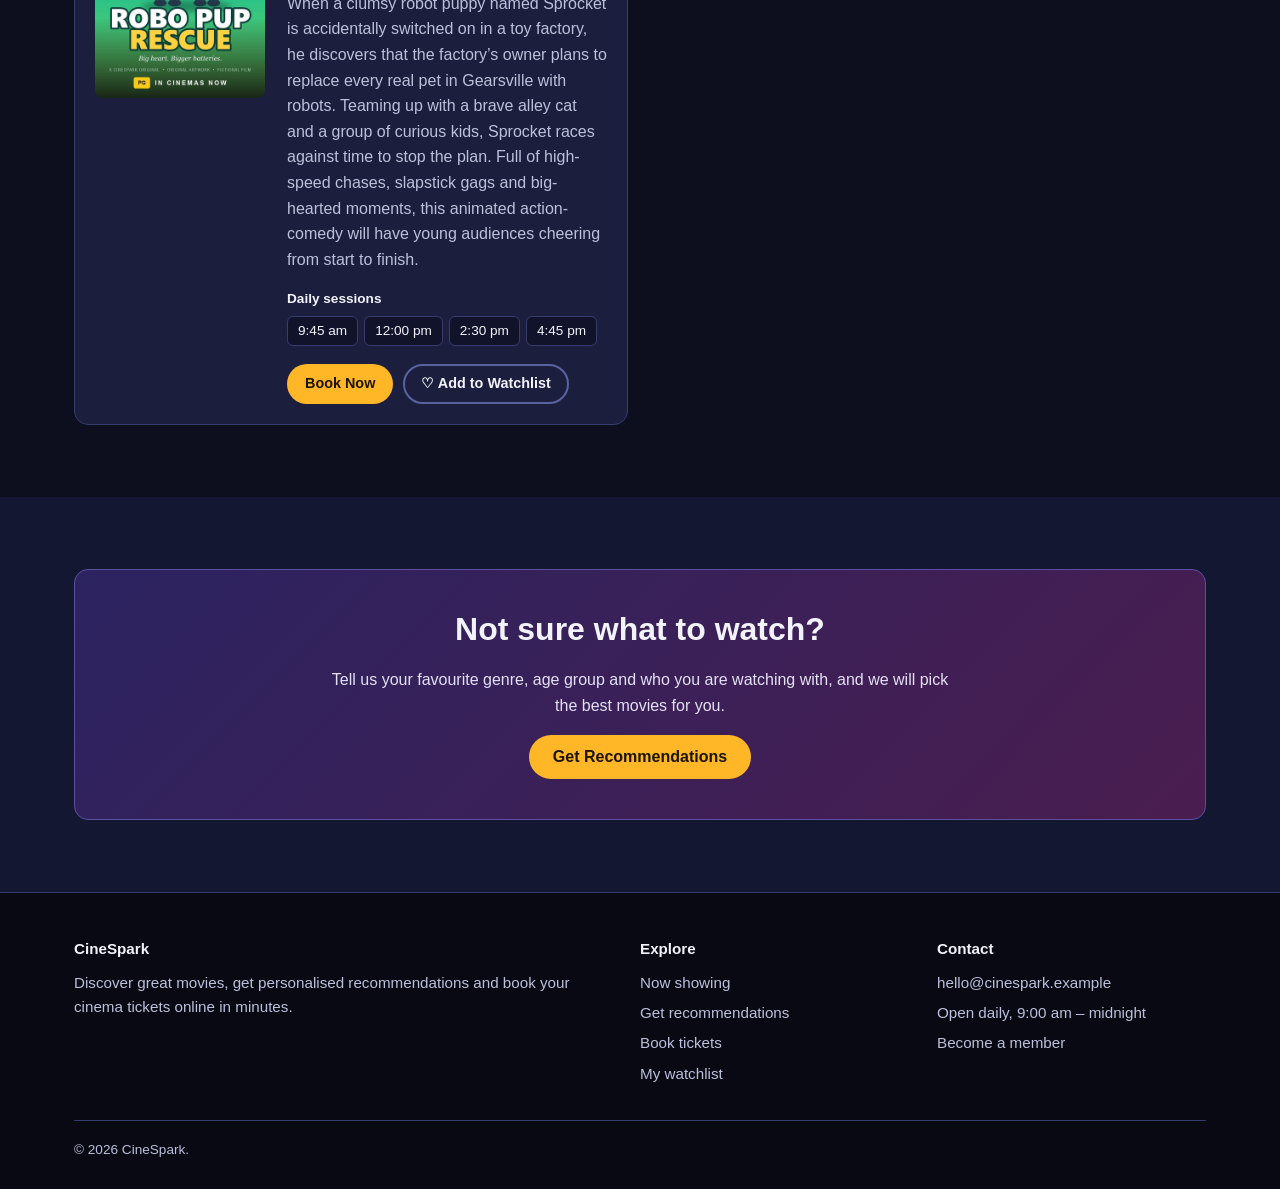
<file: assignment2/movies.html>
<!DOCTYPE html>
<html lang="en">
<head>
    <meta charset="utf-8">
    <meta name="viewport" content="width=device-width, initial-scale=1">
    <meta name="color-scheme" content="dark">
    <meta name="description" content="Browse the nine movies now showing at CineSpark with age ratings, running times, sessions and ticket prices.">
    <meta name="author" content="Quang Phu Duc Vo">
    <title>Now Showing | CineSpark</title>
    <link rel="icon" href="images/favicon.png" type="image/png">
    <link rel="stylesheet" href="css/style.css">
    <script src="js/script.js" defer></script>
</head>
<body>
    <a class="skip-link" href="#main">Skip to main content</a>

    <!-- ===================== SITE HEADER & NAVIGATION ===================== -->
    <header class="site-header">
        <div class="container header-inner">
            <a class="brand" href="index.html">
                <img src="images/logo.png" alt="CineSpark home" width="360" height="96">
            </a>
            <button type="button" class="nav-toggle" id="navToggle">
                <span class="nav-toggle-icon"></span>
                Menu
            </button>
            <nav class="main-nav" id="mainNav">
                <ul class="nav-links">
                    <li><a href="index.html">Home</a></li>
                    <li><a href="movies.html" class="active">Movies</a></li>
                    <li><a href="recommend.html">Recommendations</a></li>
                    <li><a href="register.html">Register</a></li>
                    <li><a href="booking.html">Book Tickets</a></li>
                    <li><a href="watchlist.html">Watchlist <span class="watchlist-count" id="watchlistCount">0</span></a></li>
                </ul>
            </nav>
        </div>
    </header>

    <main id="main">

        <!-- ========================= PAGE BANNER ========================= -->
        <section class="page-banner">
            <div class="container">
                <p class="eyebrow">Now screening</p>
                <h1 id="pageHeading">Movies at CineSpark</h1>
                <p class="lead">
                    Browse all nine movies screening this week. Check the age rating, running time, session
                    times and price, then press <strong>Book Now</strong> &ndash; the movie will already be
                    selected for you on the booking page.
                </p>
            </div>
        </section>

        <!-- ========================= MOVIE LIST ========================= -->
        <section class="section">
            <div class="container">
                <h2 id="listHeading" class="visually-hidden">All movies</h2>

                <div class="info-bar">
                    <p><strong>Ticket prices</strong> shown are for adults.</p>
                    <p>Students save 20% &middot; Children save 40%</p>
                    <p>Sessions run every day.</p>
                </div>

                <div class="movie-list">

                    <!-- Movie 1 -->
                    <article class="movie-card" id="skyline-pursuit">
                        <img class="movie-poster" src="images/movie1.jpg" alt="Poster for Skyline Pursuit: a runner leaping between skyscrapers at sunset" width="400" height="600">
                        <div class="movie-head">
                            <h3>Skyline Pursuit</h3>
                            <dl class="movie-meta">
                                <div><dt>Genre</dt><dd>Action, Thriller</dd></div>
                                <div><dt>Age rating</dt><dd><span class="rating rating-m">M</span></dd></div>
                                <div><dt>Running time</dt><dd>2h 8m (128 min)</dd></div>
                                <div><dt>Ticket price</dt><dd class="price">$22.00</dd></div>
                            </dl>
                        </div>
                        <div class="movie-body">
                            <p class="movie-desc">
                                When former parkour champion Mara Quinn witnesses a data heist on the eightieth floor
                                of a Sydney skyscraper, she becomes the only person who can identify the thieves. With
                                corrupt security guards closing in, Mara must race across rooftops, cranes and glass
                                bridges to deliver the evidence before sunrise. Packed with breathtaking stunts and a
                                pulse-pounding score, Skyline Pursuit is a high-altitude thriller that never lets you
                                catch your breath.
                            </p>
                            <p class="sessions-label">Daily sessions</p>
                            <ul class="session-list">
                                <li><time datetime="10:30">10:30 am</time></li>
                                <li><time datetime="13:45">1:45 pm</time></li>
                                <li><time datetime="19:00">7:00 pm</time></li>
                                <li><time datetime="21:30">9:30 pm</time></li>
                            </ul>
                            <div class="movie-actions">
                                <a class="btn btn-primary btn-small" href="booking.html?movie=skyline-pursuit&amp;from=movies">Book Now</a>
                                <button type="button" class="btn btn-outline btn-small watchlist-btn" data-movie-id="skyline-pursuit">&#9825; Add to Watchlist</button>
                            </div>
                        </div>
                    </article>

                    <!-- Movie 2 -->
                    <article class="movie-card" id="lantern-keepers">
                        <img class="movie-poster" src="images/movie2.jpg" alt="Poster for The Lantern Keepers: glowing lanterns floating over night-time hills" width="400" height="600">
                        <div class="movie-head">
                            <h3>The Lantern Keepers</h3>
                            <dl class="movie-meta">
                                <div><dt>Genre</dt><dd>Animation, Adventure</dd></div>
                                <div><dt>Age rating</dt><dd><span class="rating rating-g">G</span></dd></div>
                                <div><dt>Running time</dt><dd>1h 38m (98 min)</dd></div>
                                <div><dt>Ticket price</dt><dd class="price">$16.00</dd></div>
                            </dl>
                        </div>
                        <div class="movie-body">
                            <p class="movie-desc">
                                In a sleepy mountain village, every lantern holds a captured dream. When a mischievous
                                storm blows the lanterns away, eleven-year-old Kiri and her grumpy pet owl, Bramble,
                                set off on a journey through enchanted forests and floating islands to bring the dreams
                                home. Bursting with colour, gentle humour and heartfelt songs, this beautifully animated
                                adventure celebrates courage, friendship and the magic of believing in yourself.
                            </p>
                            <p class="sessions-label">Daily sessions</p>
                            <ul class="session-list">
                                <li><time datetime="09:30">9:30 am</time></li>
                                <li><time datetime="11:45">11:45 am</time></li>
                                <li><time datetime="14:00">2:00 pm</time></li>
                                <li><time datetime="16:15">4:15 pm</time></li>
                            </ul>
                            <div class="movie-actions">
                                <a class="btn btn-primary btn-small" href="booking.html?movie=lantern-keepers&amp;from=movies">Book Now</a>
                                <button type="button" class="btn btn-outline btn-small watchlist-btn" data-movie-id="lantern-keepers">&#9825; Add to Watchlist</button>
                            </div>
                        </div>
                    </article>

                    <!-- Movie 3 -->
                    <article class="movie-card" id="plus-one-problems">
                        <img class="movie-poster" src="images/movie3.jpg" alt="Poster for Plus One Problems: two wedding rings surrounded by confetti" width="400" height="600">
                        <div class="movie-head">
                            <h3>Plus One Problems</h3>
                            <dl class="movie-meta">
                                <div><dt>Genre</dt><dd>Comedy, Romance</dd></div>
                                <div><dt>Age rating</dt><dd><span class="rating rating-m">M</span></dd></div>
                                <div><dt>Running time</dt><dd>1h 52m (112 min)</dd></div>
                                <div><dt>Ticket price</dt><dd class="price">$19.50</dd></div>
                            </dl>
                        </div>
                        <div class="movie-body">
                            <p class="movie-desc">
                                Wedding planner Nina Lowe has organised two hundred perfect weddings but has never
                                brought a date to one. When her ex is announced as best man at her sister&rsquo;s
                                wedding, Nina convinces her charming but chaotic neighbour, Theo, to pose as her
                                boyfriend for one weekend. What could possibly go wrong? Everything, it turns out. A
                                sharp, warm-hearted romantic comedy full of awkward speeches, dance-floor disasters and
                                surprising second chances.
                            </p>
                            <p class="sessions-label">Daily sessions</p>
                            <ul class="session-list">
                                <li><time datetime="12:15">12:15 pm</time></li>
                                <li><time datetime="17:30">5:30 pm</time></li>
                                <li><time datetime="20:15">8:15 pm</time></li>
                            </ul>
                            <div class="movie-actions">
                                <a class="btn btn-primary btn-small" href="booking.html?movie=plus-one-problems&amp;from=movies">Book Now</a>
                                <button type="button" class="btn btn-outline btn-small watchlist-btn" data-movie-id="plus-one-problems">&#9825; Add to Watchlist</button>
                            </div>
                        </div>
                    </article>

                    <!-- Movie 4 -->
                    <article class="movie-card" id="quiet-harbour">
                        <img class="movie-poster" src="images/movie4.jpg" alt="Poster for Quiet Harbour: a lighthouse and a small sailing boat at dusk" width="400" height="600">
                        <div class="movie-head">
                            <h3>Quiet Harbour</h3>
                            <dl class="movie-meta">
                                <div><dt>Genre</dt><dd>Drama</dd></div>
                                <div><dt>Age rating</dt><dd><span class="rating rating-m">M</span></dd></div>
                                <div><dt>Running time</dt><dd>2h 1m (121 min)</dd></div>
                                <div><dt>Ticket price</dt><dd class="price">$19.50</dd></div>
                            </dl>
                        </div>
                        <div class="movie-body">
                            <p class="movie-desc">
                                After twenty years away, celebrated architect Elena Marsh returns to the small Tasmanian
                                fishing town where she grew up to care for her ailing father. As storm season
                                approaches, old wounds reopen and Elena must choose between the life she built in the
                                city and the family she left behind. With stunning coastal scenery and powerful
                                performances, Quiet Harbour is a moving story about forgiveness, home and the ties that
                                keep us anchored.
                            </p>
                            <p class="sessions-label">Daily sessions</p>
                            <ul class="session-list">
                                <li><time datetime="11:00">11:00 am</time></li>
                                <li><time datetime="15:30">3:30 pm</time></li>
                                <li><time datetime="18:45">6:45 pm</time></li>
                            </ul>
                            <div class="movie-actions">
                                <a class="btn btn-primary btn-small" href="booking.html?movie=quiet-harbour&amp;from=movies">Book Now</a>
                                <button type="button" class="btn btn-outline btn-small watchlist-btn" data-movie-id="quiet-harbour">&#9825; Add to Watchlist</button>
                            </div>
                        </div>
                    </article>

                    <!-- Movie 5 -->
                    <article class="movie-card" id="neon-orbit">
                        <img class="movie-poster" src="images/movie5.jpg" alt="Poster for Neon Orbit: a glowing ringed planet in deep space" width="400" height="600">
                        <div class="movie-head">
                            <h3>Neon Orbit</h3>
                            <dl class="movie-meta">
                                <div><dt>Genre</dt><dd>Sci-Fi, Action</dd></div>
                                <div><dt>Age rating</dt><dd><span class="rating rating-m">M</span></dd></div>
                                <div><dt>Running time</dt><dd>2h 15m (135 min)</dd></div>
                                <div><dt>Ticket price</dt><dd class="price">$24.00</dd></div>
                            </dl>
                        </div>
                        <div class="movie-body">
                            <p class="movie-desc">
                                In the year 2189, a rookie pilot aboard the mining station Helios-9 discovers that the
                                station&rsquo;s computer has been secretly steering it towards a dying star. With
                                communications cut and the crew divided, Captain Ava Reyes must lead a desperate mission
                                through asteroid fields and zero-gravity tunnels to regain control. Presented on our
                                largest screen with immersive sound, Neon Orbit is a dazzling space adventure that asks
                                how far we will go to survive.
                            </p>
                            <p class="sessions-label">Daily sessions</p>
                            <ul class="session-list">
                                <li><time datetime="13:00">1:00 pm</time></li>
                                <li><time datetime="16:30">4:30 pm</time></li>
                                <li><time datetime="20:00">8:00 pm</time></li>
                            </ul>
                            <div class="movie-actions">
                                <a class="btn btn-primary btn-small" href="booking.html?movie=neon-orbit&amp;from=movies">Book Now</a>
                                <button type="button" class="btn btn-outline btn-small watchlist-btn" data-movie-id="neon-orbit">&#9825; Add to Watchlist</button>
                            </div>
                        </div>
                    </article>

                    <!-- Movie 6 -->
                    <article class="movie-card" id="hollow-lane">
                        <img class="movie-poster" src="images/movie6.jpg" alt="Poster for Midnight at Hollow Lane: a dark house with one lit window under a full moon" width="400" height="600">
                        <div class="movie-head">
                            <h3>Midnight at Hollow Lane</h3>
                            <dl class="movie-meta">
                                <div><dt>Genre</dt><dd>Horror, Mystery</dd></div>
                                <div><dt>Age rating</dt><dd><span class="rating rating-ma">MA15+</span></dd></div>
                                <div><dt>Running time</dt><dd>1h 44m (104 min)</dd></div>
                                <div><dt>Ticket price</dt><dd class="price">$19.50</dd></div>
                            </dl>
                        </div>
                        <div class="movie-body">
                            <p class="movie-desc">
                                When four university friends rent an old cottage on Hollow Lane for a weekend getaway,
                                they laugh off the local legend about the house that rearranges itself at midnight. But
                                as doors appear where walls once stood and their phones begin recording voices nobody
                                can hear, the group realises the legend is real. Tense, clever and genuinely
                                frightening, this chilling horror film will have you checking behind every door long
                                after the credits roll.
                            </p>
                            <p class="sessions-label">Daily sessions</p>
                            <ul class="session-list">
                                <li><time datetime="18:30">6:30 pm</time></li>
                                <li><time datetime="21:00">9:00 pm</time></li>
                                <li><time datetime="23:15">11:15 pm</time></li>
                            </ul>
                            <div class="movie-actions">
                                <a class="btn btn-primary btn-small" href="booking.html?movie=hollow-lane&amp;from=movies">Book Now</a>
                                <button type="button" class="btn btn-outline btn-small watchlist-btn" data-movie-id="hollow-lane">&#9825; Add to Watchlist</button>
                            </div>
                        </div>
                    </article>

                    <!-- Movie 7 -->
                    <article class="movie-card" id="grandpa-goes-viral">
                        <img class="movie-poster" src="images/movie7.jpg" alt="Poster for Grandpa Goes Viral: a cheerful grandfather on a phone screen surrounded by likes" width="400" height="600">
                        <div class="movie-head">
                            <h3>Grandpa Goes Viral</h3>
                            <dl class="movie-meta">
                                <div><dt>Genre</dt><dd>Comedy, Family</dd></div>
                                <div><dt>Age rating</dt><dd><span class="rating rating-pg">PG</span></dd></div>
                                <div><dt>Running time</dt><dd>1h 35m (95 min)</dd></div>
                                <div><dt>Ticket price</dt><dd class="price">$17.00</dd></div>
                            </dl>
                        </div>
                        <div class="movie-body">
                            <p class="movie-desc">
                                Seventy-eight-year-old Walter Bloom just wanted to learn how to video-call his
                                grandchildren. Instead, he accidentally posts a dance video that turns him into the
                                internet&rsquo;s biggest overnight sensation. Suddenly juggling sponsorship deals, fan
                                mail and a rivalry with a teenage influencer, Walter must decide what really matters
                                before fame goes to his head. A laugh-out-loud comedy that brings generations together,
                                with plenty of jokes for kids and grown-ups alike.
                            </p>
                            <p class="sessions-label">Daily sessions</p>
                            <ul class="session-list">
                                <li><time datetime="10:00">10:00 am</time></li>
                                <li><time datetime="12:30">12:30 pm</time></li>
                                <li><time datetime="15:00">3:00 pm</time></li>
                                <li><time datetime="17:45">5:45 pm</time></li>
                            </ul>
                            <div class="movie-actions">
                                <a class="btn btn-primary btn-small" href="booking.html?movie=grandpa-goes-viral&amp;from=movies">Book Now</a>
                                <button type="button" class="btn btn-outline btn-small watchlist-btn" data-movie-id="grandpa-goes-viral">&#9825; Add to Watchlist</button>
                            </div>
                        </div>
                    </article>

                    <!-- Movie 8 -->
                    <article class="movie-card" id="paper-hearts">
                        <img class="movie-poster" src="images/movie8.jpg" alt="Poster for Paper Hearts in Paris: folded paper hearts floating around the Eiffel Tower" width="400" height="600">
                        <div class="movie-head">
                            <h3>Paper Hearts in Paris</h3>
                            <dl class="movie-meta">
                                <div><dt>Genre</dt><dd>Romance, Drama</dd></div>
                                <div><dt>Age rating</dt><dd><span class="rating rating-pg">PG</span></dd></div>
                                <div><dt>Running time</dt><dd>1h 49m (109 min)</dd></div>
                                <div><dt>Ticket price</dt><dd class="price">$18.00</dd></div>
                            </dl>
                        </div>
                        <div class="movie-body">
                            <p class="movie-desc">
                                Shy Melbourne bookbinder Lucy Tran wins a month-long apprenticeship at a historic paper
                                workshop in Paris. There she meets Julien, a street artist who leaves folded paper
                                hearts around the city with anonymous love notes inside. As Lucy follows the trail of
                                hearts through cobblestone lanes and hidden caf&eacute;s, she begins to wonder who the
                                notes were really meant for. A charming, gently funny romance about taking risks and
                                finding where you belong.
                            </p>
                            <p class="sessions-label">Daily sessions</p>
                            <ul class="session-list">
                                <li><time datetime="11:30">11:30 am</time></li>
                                <li><time datetime="16:00">4:00 pm</time></li>
                                <li><time datetime="19:15">7:15 pm</time></li>
                            </ul>
                            <div class="movie-actions">
                                <a class="btn btn-primary btn-small" href="booking.html?movie=paper-hearts&amp;from=movies">Book Now</a>
                                <button type="button" class="btn btn-outline btn-small watchlist-btn" data-movie-id="paper-hearts">&#9825; Add to Watchlist</button>
                            </div>
                        </div>
                    </article>

                    <!-- Movie 9 -->
                    <article class="movie-card" id="robo-pup-rescue">
                        <img class="movie-poster" src="images/movie9.jpg" alt="Poster for Robo Pup Rescue: a friendly robot dog with glowing eyes" width="400" height="600">
                        <div class="movie-head">
                            <h3>Robo Pup Rescue</h3>
                            <dl class="movie-meta">
                                <div><dt>Genre</dt><dd>Animation, Action</dd></div>
                                <div><dt>Age rating</dt><dd><span class="rating rating-pg">PG</span></dd></div>
                                <div><dt>Running time</dt><dd>1h 32m (92 min)</dd></div>
                                <div><dt>Ticket price</dt><dd class="price">$16.00</dd></div>
                            </dl>
                        </div>
                        <div class="movie-body">
                            <p class="movie-desc">
                                When a clumsy robot puppy named Sprocket is accidentally switched on in a toy factory,
                                he discovers that the factory&rsquo;s owner plans to replace every real pet in
                                Gearsville with robots. Teaming up with a brave alley cat and a group of curious kids,
                                Sprocket races against time to stop the plan. Full of high-speed chases, slapstick gags
                                and big-hearted moments, this animated action-comedy will have young audiences cheering
                                from start to finish.
                            </p>
                            <p class="sessions-label">Daily sessions</p>
                            <ul class="session-list">
                                <li><time datetime="09:45">9:45 am</time></li>
                                <li><time datetime="12:00">12:00 pm</time></li>
                                <li><time datetime="14:30">2:30 pm</time></li>
                                <li><time datetime="16:45">4:45 pm</time></li>
                            </ul>
                            <div class="movie-actions">
                                <a class="btn btn-primary btn-small" href="booking.html?movie=robo-pup-rescue&amp;from=movies">Book Now</a>
                                <button type="button" class="btn btn-outline btn-small watchlist-btn" data-movie-id="robo-pup-rescue">&#9825; Add to Watchlist</button>
                            </div>
                        </div>
                    </article>

                </div>
            </div>
        </section>

        <!-- ===================== NOT SURE WHAT TO WATCH ===================== -->
        <section class="section section-alt">
            <div class="container">
                <div class="cta-band">
                    <h2 id="helpHeading">Not sure what to watch?</h2>
                    <p>Tell us your favourite genre, age group and who you are watching with, and we will pick the best movies for you.</p>
                    <a class="btn btn-primary" href="recommend.html">Get Recommendations</a>
                </div>
            </div>
        </section>

    </main>

    <!-- Small confirmation message used by the watchlist buttons -->
    <div id="toast" class="toast"></div>

    <!-- ============================ SITE FOOTER ============================ -->
    <footer class="site-footer">
        <div class="container">
            <div class="footer-grid">
                <div>
                    <p class="footer-heading">CineSpark</p>
                    <p>Discover great movies, get personalised recommendations and book your cinema tickets online in minutes.</p>
                </div>
                <div>
                    <p class="footer-heading">Explore</p>
                    <ul class="footer-links">
                        <li><a href="movies.html">Now showing</a></li>
                        <li><a href="recommend.html">Get recommendations</a></li>
                        <li><a href="booking.html">Book tickets</a></li>
                        <li><a href="watchlist.html">My watchlist</a></li>
                    </ul>
                </div>
                <div>
                    <p class="footer-heading">Contact</p>
                    <ul class="footer-links">
                        <li><a href="mailto:hello@cinespark.example">hello@cinespark.example</a></li>
                        <li>Open daily, 9:00 am &ndash; midnight</li>
                        <li><a href="register.html">Become a member</a></li>
                    </ul>
                </div>
            </div>
            <div class="footer-bottom">
                <p>&copy; 2026 CineSpark. </p>
                
            </div>
        </div>
    </footer>
</body>
</html>
</file>
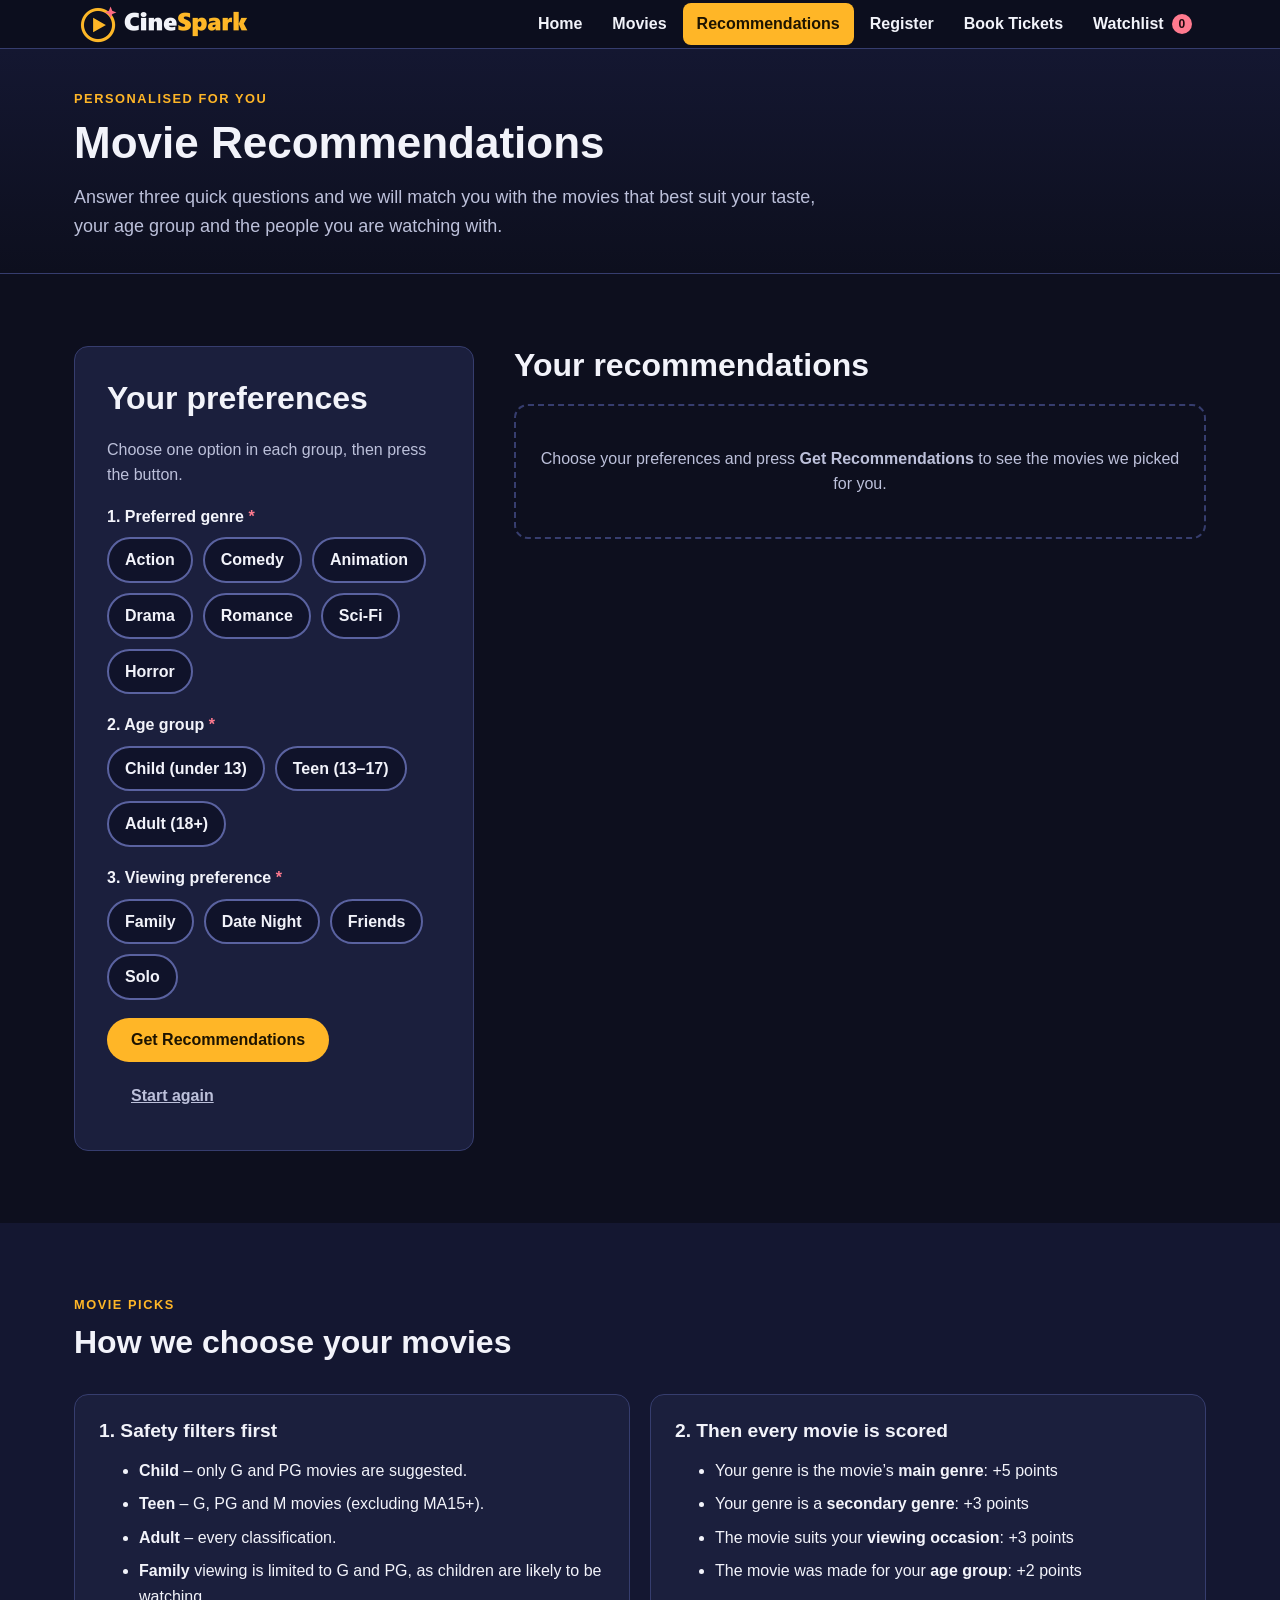
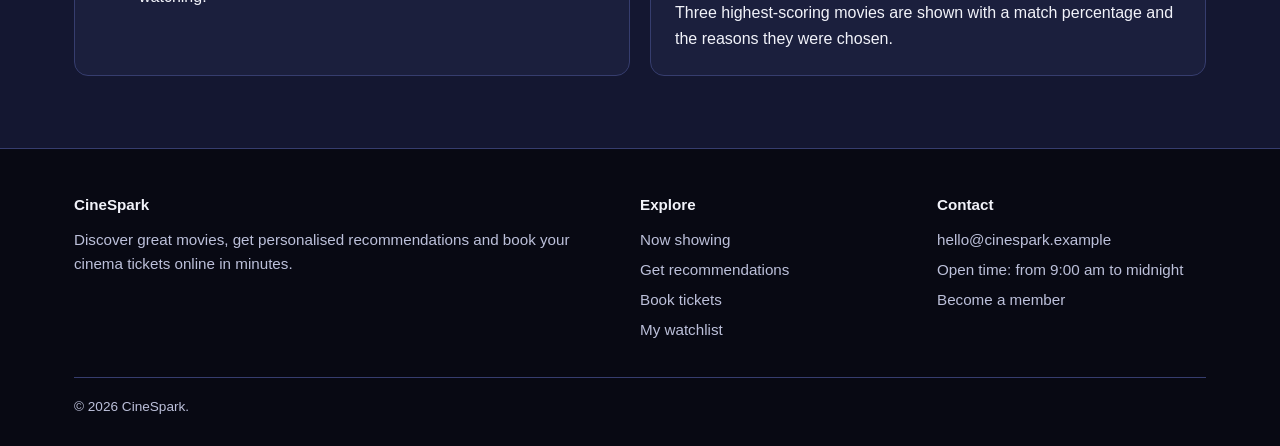
<file: assignment2/recommend.html>
<!DOCTYPE html>
<html lang="en">
<head>
    <meta charset="utf-8">
    <meta name="viewport" content="width=device-width, initial-scale=1">
    <meta name="color-scheme" content="dark">
    <meta name="description" content="Get personalised movie recommendations from CineSpark based on your favourite genre, age group and viewing occasion.">
    <meta name="author" content="Quang Phu Duc Vo">
    <title>Movie Recommendations | CineSpark</title>
    <link rel="icon" href="images/favicon.png" type="image/png">
    <link rel="stylesheet" href="css/style.css">
    <script src="js/script.js" defer></script>
</head>
<body>
    <a class="skip-link" href="#main">Skip to main content</a>

    <!-- ===================== SITE HEADER & NAVIGATION ===================== -->
    <header class="site-header">
        <div class="container header-inner">
            <a class="brand" href="index.html">
                <img src="images/logo.png" alt="CineSpark home" width="360" height="96">
            </a>
            <button type="button" class="nav-toggle" id="navToggle">
                <span class="nav-toggle-icon"></span>
                Menu
            </button>
            <nav class="main-nav" id="mainNav">
                <ul class="nav-links">
                    <li><a href="index.html">Home</a></li>
                    <li><a href="movies.html">Movies</a></li>
                    <li><a href="recommend.html" class="active">Recommendations</a></li>
                    <li><a href="register.html">Register</a></li>
                    <li><a href="booking.html">Book Tickets</a></li>
                    <li><a href="watchlist.html">Watchlist <span class="watchlist-count" id="watchlistCount">0</span></a></li>
                </ul>
            </nav>
        </div>
    </header>

    <main id="main">

        <!-- ========================= PAGE BANNER ========================= -->
        <section class="page-banner">
            <div class="container">
                <p class="eyebrow">Personalised for you</p>
                <h1 id="pageHeading">Movie Recommendations</h1>
                <p class="lead">
                    Answer three quick questions and we will match you with the movies that best suit your
                    taste, your age group and the people you are watching with.
                </p>
            </div>
        </section>

        <!-- =================== RECOMMENDATION FORM + RESULTS =================== -->
        <section class="section">
            <div class="container recommend-layout">

                <!-- The form is handled by JavaScript, so it has no action attribute -->
                <form id="recommendForm" class="form-card" novalidate>
                    <h2 id="formHeading">Your preferences</h2>
                    <p class="form-intro">Choose one option in each group, then press the button.</p>

                    <!-- Question 1: preferred genre -->
                    <fieldset class="choice-group" id="genre">
                        <legend>1. Preferred genre <span class="required">*</span></legend>
                        <div class="chip-options">
                            <label class="chip"><input type="radio" name="genre" value="Action"><span>Action</span></label>
                            <label class="chip"><input type="radio" name="genre" value="Comedy"><span>Comedy</span></label>
                            <label class="chip"><input type="radio" name="genre" value="Animation"><span>Animation</span></label>
                            <label class="chip"><input type="radio" name="genre" value="Drama"><span>Drama</span></label>
                            <label class="chip"><input type="radio" name="genre" value="Romance"><span>Romance</span></label>
                            <label class="chip"><input type="radio" name="genre" value="Sci-Fi"><span>Sci-Fi</span></label>
                            <label class="chip"><input type="radio" name="genre" value="Horror"><span>Horror</span></label>
                        </div>
                        <p class="error-msg" id="genreError"></p>
                    </fieldset>

                    <!-- Question 2: age group -->
                    <fieldset class="choice-group" id="ageGroup">
                        <legend>2. Age group <span class="required">*</span></legend>
                        <div class="chip-options">
                            <label class="chip"><input type="radio" name="ageGroup" value="Child"><span>Child (under 13)</span></label>
                            <label class="chip"><input type="radio" name="ageGroup" value="Teen"><span>Teen (13&ndash;17)</span></label>
                            <label class="chip"><input type="radio" name="ageGroup" value="Adult"><span>Adult (18+)</span></label>
                        </div>
                        <p class="error-msg" id="ageGroupError"></p>
                    </fieldset>

                    <!-- Question 3: viewing preference -->
                    <fieldset class="choice-group" id="viewing">
                        <legend>3. Viewing preference <span class="required">*</span></legend>
                        <div class="chip-options">
                            <label class="chip"><input type="radio" name="viewing" value="Family"><span>Family</span></label>
                            <label class="chip"><input type="radio" name="viewing" value="Date Night"><span>Date Night</span></label>
                            <label class="chip"><input type="radio" name="viewing" value="Friends"><span>Friends</span></label>
                            <label class="chip"><input type="radio" name="viewing" value="Solo"><span>Solo</span></label>
                        </div>
                        <p class="error-msg" id="viewingError"></p>
                    </fieldset>

                    <div class="form-actions">
                        <button type="submit" class="btn btn-primary">Get Recommendations</button>
                        <button type="reset" class="btn btn-ghost">Start again</button>
                    </div>
                </form>

                <!-- Results area - filled in by JavaScript -->
                <div class="results-panel">
                    <h2 id="resultsHeading">Your recommendations</h2>
                    <p class="results-placeholder" id="resultsPlaceholder">
                        Choose your preferences and press <strong>Get Recommendations</strong> to see the movies we picked for you.
                    </p>
                    <div id="recommendResults" hidden></div>
                    
                </div>

            </div>
        </section>

        <!-- ====================== HOW RECOMMENDATIONS WORK ====================== -->
        <section class="section section-alt">
            <div class="container">
                <div class="section-header">
                    <p class="eyebrow">Movie picks</p>
                    <h2 id="rulesHeading">How we choose your movies</h2>
                </div>
                <div class="grid grid-2">
                    <article class="card">
                        <h3>1. Safety filters first</h3>
                        <ul class="rules-list">
                            <li><strong>Child</strong> &ndash; only G and PG movies are suggested.</li>
                            <li><strong>Teen</strong> &ndash; G, PG and M movies (excluding MA15+).</li>
                            <li><strong>Adult</strong> &ndash; every classification.</li>
                            <li><strong>Family</strong> viewing is limited to G and PG, as children are likely to be watching.</li>
                        </ul>
                    </article>
                    <article class="card">
                        <h3>2. Then every movie is scored</h3>
                        <ul class="rules-list">
                            <li>Your genre is the movie&rsquo;s <strong>main genre</strong>: +5 points</li>
                            <li>Your genre is a <strong>secondary genre</strong>: +3 points</li>
                            <li>The movie suits your <strong>viewing occasion</strong>: +3 points</li>
                            <li>The movie was made for your <strong>age group</strong>: +2 points</li>
                        </ul>
                        <p>Three highest-scoring movies are shown with a match percentage and the reasons they were chosen.</p>
                    </article>
                </div>
            </div>
        </section>

    </main>

    <!-- ============================ SITE FOOTER ============================ -->
    <footer class="site-footer">
        <div class="container">
            <div class="footer-grid">
                <div>
                    <p class="footer-heading">CineSpark</p>
                    <p>Discover great movies, get personalised recommendations and book your cinema tickets online in minutes.</p>
                </div>
                <div>
                    <p class="footer-heading">Explore</p>
                    <ul class="footer-links">
                        <li><a href="movies.html">Now showing</a></li>
                        <li><a href="recommend.html">Get recommendations</a></li>
                        <li><a href="booking.html">Book tickets</a></li>
                        <li><a href="watchlist.html">My watchlist</a></li>
                    </ul>
                </div>
                <div>
                    <p class="footer-heading">Contact</p>
                    <ul class="footer-links">
                        <li><a href="mailto:hello@cinespark.example">hello@cinespark.example</a></li>
                        <li>Open time: from 9:00 am to midnight</li>
                        <li><a href="register.html">Become a member</a></li>
                    </ul>
                </div>
            </div>
            <div class="footer-bottom">
                <p>&copy; 2026 CineSpark. </p>
                
            </div>
        </div>
    </footer>
</body>
</html>
</file>
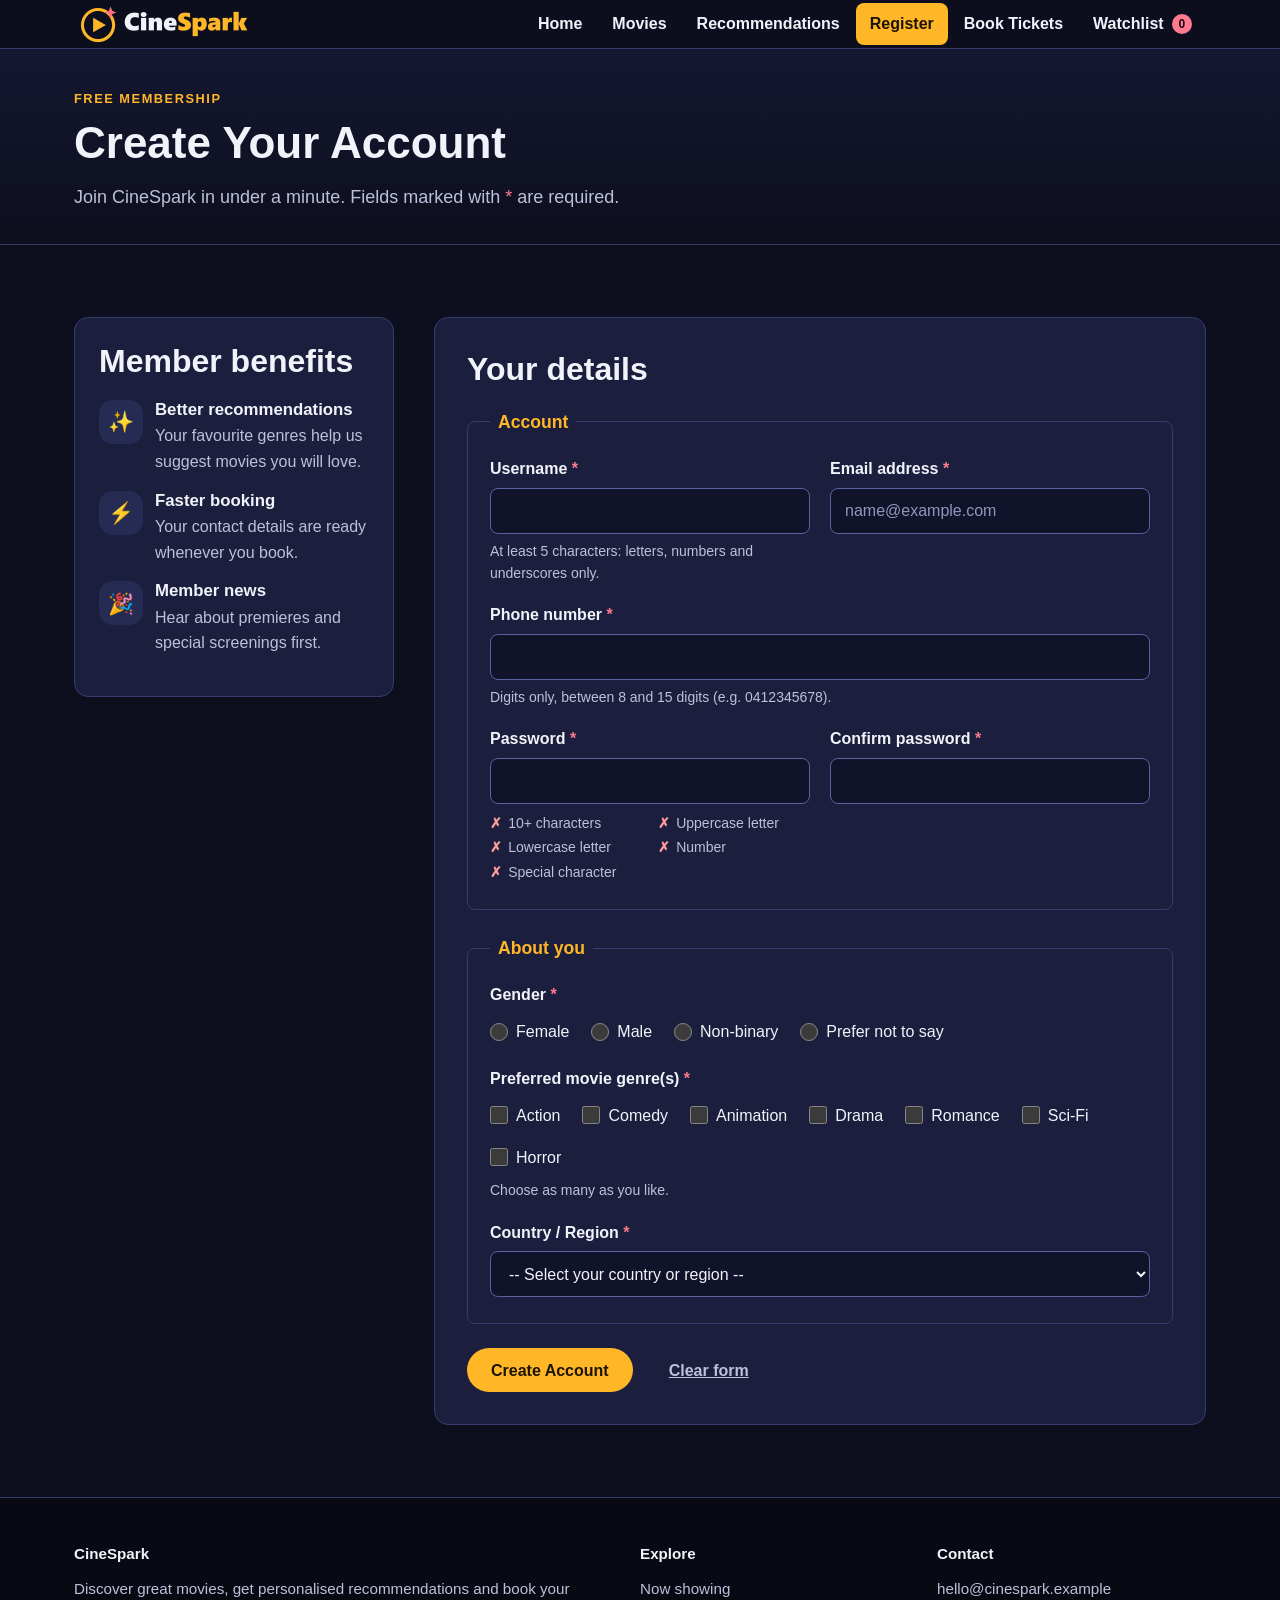
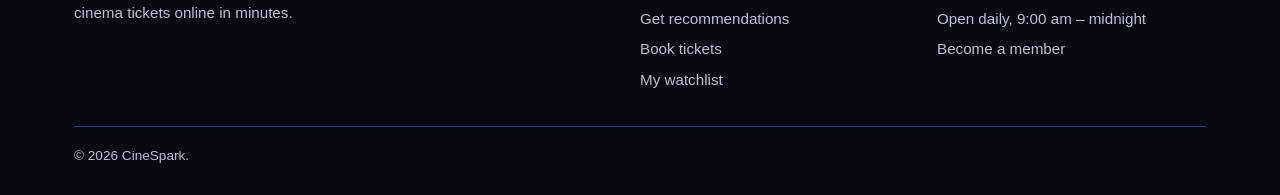
<file: assignment2/register.html>
<!DOCTYPE html>
<html lang="en">
<head>
    <meta charset="utf-8">
    <meta name="viewport" content="width=device-width, initial-scale=1">
    <meta name="color-scheme" content="dark">
    <meta name="description" content="Create a free CineSpark account to save your favourite genres and book movie tickets faster.">
    <meta name="author" content="Quang Phu Duc Vo">
    <title>Register | CineSpark</title>
    <link rel="icon" href="images/favicon.png" type="image/png">
    <link rel="stylesheet" href="css/style.css">
    <script src="js/script.js" defer></script>
</head>
<body>
    <a class="skip-link" href="#main">Skip to main content</a>

    <!-- ===================== SITE HEADER & NAVIGATION ===================== -->
    <header class="site-header">
        <div class="container header-inner">
            <a class="brand" href="index.html">
                <img src="images/logo.png" alt="CineSpark home" width="360" height="96">
            </a>
            <button type="button" class="nav-toggle" id="navToggle">
                <span class="nav-toggle-icon"></span>
                Menu
            </button>
            <nav class="main-nav" id="mainNav">
                <ul class="nav-links">
                    <li><a href="index.html">Home</a></li>
                    <li><a href="movies.html">Movies</a></li>
                    <li><a href="recommend.html">Recommendations</a></li>
                    <li><a href="register.html" class="active">Register</a></li>
                    <li><a href="booking.html">Book Tickets</a></li>
                    <li><a href="watchlist.html">Watchlist <span class="watchlist-count" id="watchlistCount">0</span></a></li>
                </ul>
            </nav>
        </div>
    </header>

    <main id="main">

        <!-- ========================= PAGE BANNER ========================= -->
        <section class="page-banner">
            <div class="container">
                <p class="eyebrow">Free membership</p>
                <h1 id="pageHeading">Create Your Account</h1>
                <p class="lead">Join CineSpark in under a minute. Fields marked with <span class="required">*</span> are required.</p>
            </div>
        </section>

        <!-- ===================== BENEFITS + REGISTRATION FORM ===================== -->
        <section class="section">
            <div class="container register-layout">

                <aside class="card">
                    <h2 id="benefitsHeading" class="mt-0">Member benefits</h2>
                    <ul class="benefits-list">
                        <li>
                            <span class="feature-icon">&#10024;</span>
                            <div>
                                <h3>Better recommendations</h3>
                                <p>Your favourite genres help us suggest movies you will love.</p>
                            </div>
                        </li>
                        <li>
                            <span class="feature-icon">&#9889;</span>
                            <div>
                                <h3>Faster booking</h3>
                                <p>Your contact details are ready whenever you book.</p>
                            </div>
                        </li>
                        <li>
                            <span class="feature-icon">&#127881;</span>
                            <div>
                                <h3>Member news</h3>
                                <p>Hear about premieres and special screenings first.</p>
                            </div>
                        </li>
                    </ul>
                </aside>

                <!-- Registration form-->
                <form id="registerForm" class="form-card" method="post"
                      action="http://mercury.swin.edu.au/it000000/cos10005/regtest.php" novalidate>
                    <h2 id="formHeading" class="mt-0">Your details</h2>

                    <!-- Summary of errors, shown by JavaScript when the form has problems -->
                    <div id="registerErrors" class="error-summary" hidden></div>

                    <!-- Account details -->
                    <fieldset class="form-section">
                        <legend>Account</legend>

                        <div class="form-row">
                            <div class="form-group">
                                <label for="username">Username <span class="required">*</span></label>
                                <input type="text" id="username" name="username" autocomplete="username" required
>
                                <p class="hint" id="usernameHint">At least 5 characters: letters, numbers and underscores only.</p>
                                <p class="error-msg" id="usernameError"></p>
                            </div>

                            <div class="form-group">
                                <label for="email">Email address <span class="required">*</span></label>
                                <input type="email" id="email" name="email" autocomplete="email" required
                                       placeholder="name@example.com">
                                <p class="error-msg" id="emailError"></p>
                            </div>
                        </div>

                        <div class="form-group">
                            <label for="phone">Phone number <span class="required">*</span></label>
                            <input type="tel" id="phone" name="phone" autocomplete="tel" inputmode="numeric" required
>
                            <p class="hint" id="phoneHint">Digits only, between 8 and 15 digits (e.g. 0412345678).</p>
                            <p class="error-msg" id="phoneError"></p>
                        </div>

                        <div class="form-row">
                            <div class="form-group">
                                <label for="password">Password <span class="required">*</span></label>
                                <input type="password" id="password" name="password" autocomplete="new-password" required
>
                                <!-- Live checklist: JavaScript ticks each rule as it is met -->
                                <ul class="pw-rules" id="passwordRules">
                                    <li data-rule="length">10+ characters</li>
                                    <li data-rule="upper">Uppercase letter</li>
                                    <li data-rule="lower">Lowercase letter</li>
                                    <li data-rule="number">Number</li>
                                    <li data-rule="special">Special character</li>
                                </ul>
                                <p class="error-msg" id="passwordError"></p>
                            </div>

                            <div class="form-group">
                                <label for="confirmPassword">Confirm password <span class="required">*</span></label>
                                <input type="password" id="confirmPassword" name="confirmPassword" autocomplete="new-password"
                                       required>
                                <p class="error-msg" id="confirmPasswordError"></p>
                            </div>
                        </div>
                    </fieldset>

                    <!-- Personal preferences -->
                    <fieldset class="form-section">
                        <legend>About you</legend>

                        <fieldset class="choice-group" id="gender">
                            <legend>Gender <span class="required">*</span></legend>
                            <div class="option-list">
                                <label class="option"><input type="radio" name="gender" value="female"> Female</label>
                                <label class="option"><input type="radio" name="gender" value="male"> Male</label>
                                <label class="option"><input type="radio" name="gender" value="non-binary"> Non-binary</label>
                                <label class="option"><input type="radio" name="gender" value="not-specified"> Prefer not to say</label>
                            </div>
                            <p class="error-msg" id="genderError"></p>
                        </fieldset>

                        <fieldset class="choice-group" id="genres">
                            <legend>Preferred movie genre(s) <span class="required">*</span></legend>
                            <div class="option-list">
                                <label class="option"><input type="checkbox" name="genres[]" value="Action"> Action</label>
                                <label class="option"><input type="checkbox" name="genres[]" value="Comedy"> Comedy</label>
                                <label class="option"><input type="checkbox" name="genres[]" value="Animation"> Animation</label>
                                <label class="option"><input type="checkbox" name="genres[]" value="Drama"> Drama</label>
                                <label class="option"><input type="checkbox" name="genres[]" value="Romance"> Romance</label>
                                <label class="option"><input type="checkbox" name="genres[]" value="Sci-Fi"> Sci-Fi</label>
                                <label class="option"><input type="checkbox" name="genres[]" value="Horror"> Horror</label>
                            </div>
                            <p class="hint">Choose as many as you like.</p>
                            <p class="error-msg" id="genresError"></p>
                        </fieldset>

                        <div class="form-group">
                            <label for="country">Country / Region <span class="required">*</span></label>
                            <select id="country" name="country" autocomplete="country-name" required>
                                <option value="">-- Select your country or region --</option>
                                <option value="Australia">Australia</option>
                                <option value="New Zealand">New Zealand</option>
                                <option value="Vietnam">Vietnam</option>
                                <option value="Singapore">Singapore</option>
                                <option value="Malaysia">Malaysia</option>
                                <option value="Indonesia">Indonesia</option>
                                <option value="China">China</option>
                                <option value="India">India</option>
                                <option value="United Kingdom">United Kingdom</option>
                                <option value="United States">United States</option>
                                <option value="Canada">Canada</option>
                                <option value="Other">Other</option>
                            </select>
                            <p class="error-msg" id="countryError"></p>
                        </div>
                    </fieldset>

                    <div class="form-actions">
                        <button type="submit" class="btn btn-primary">Create Account</button>
                        <button type="reset" class="btn btn-ghost">Clear form</button>
                    </div>
                </form>

            </div>
        </section>

    </main>

    
    <footer class="site-footer">
        <div class="container">
            <div class="footer-grid">
                <div>
                    <p class="footer-heading">CineSpark</p>
                    <p>Discover great movies, get personalised recommendations and book your cinema tickets online in minutes.</p>
                </div>
                <div>
                    <p class="footer-heading">Explore</p>
                    <ul class="footer-links">
                        <li><a href="movies.html">Now showing</a></li>
                        <li><a href="recommend.html">Get recommendations</a></li>
                        <li><a href="booking.html">Book tickets</a></li>
                        <li><a href="watchlist.html">My watchlist</a></li>
                    </ul>
                </div>
                <div>
                    <p class="footer-heading">Contact</p>
                    <ul class="footer-links">
                        <li><a href="mailto:hello@cinespark.example">hello@cinespark.example</a></li>
                        <li>Open daily, 9:00 am &ndash; midnight</li>
                        <li><a href="register.html">Become a member</a></li>
                    </ul>
                </div>
            </div>
            <div class="footer-bottom">
                <p>&copy; 2026 CineSpark. </p>
                
            </div>
        </div>
    </footer>
</body>
</html>
</file>
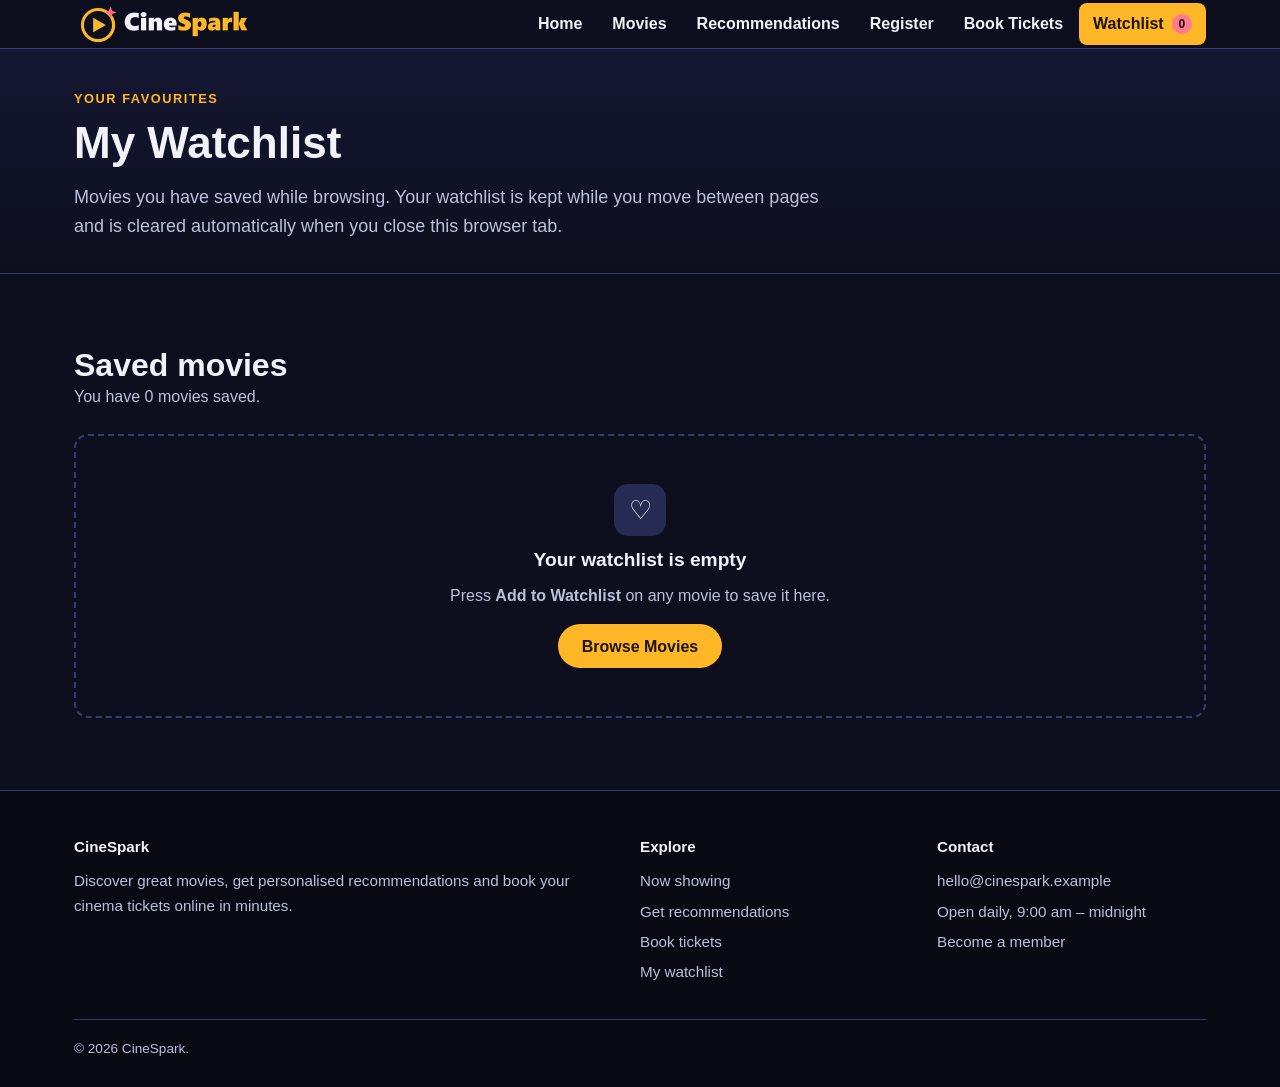
<file: assignment2/watchlist.html>
<!DOCTYPE html>
<html lang="en">
<head>
    <meta charset="utf-8">
    <meta name="viewport" content="width=device-width, initial-scale=1">
    <meta name="color-scheme" content="dark">
    <meta name="description" content="Your CineSpark watchlist - the movies you saved while browsing.">
    <meta name="author" content="Quang Phu Duc Vo">
    <title>My Watchlist | CineSpark</title>
    <link rel="icon" href="images/favicon.png" type="image/png">
    <link rel="stylesheet" href="css/style.css">
    <script src="js/script.js" defer></script>
</head>
<body>
    <a class="skip-link" href="#main">Skip to main content</a>

    <!-- ===================== SITE HEADER & NAVIGATION ===================== -->
    <header class="site-header">
        <div class="container header-inner">
            <a class="brand" href="index.html">
                <img src="images/logo.png" alt="CineSpark home" width="360" height="96">
            </a>
            <button type="button" class="nav-toggle" id="navToggle">
                <span class="nav-toggle-icon"></span>
                Menu
            </button>
            <nav class="main-nav" id="mainNav">
                <ul class="nav-links">
                    <li><a href="index.html">Home</a></li>
                    <li><a href="movies.html">Movies</a></li>
                    <li><a href="recommend.html">Recommendations</a></li>
                    <li><a href="register.html">Register</a></li>
                    <li><a href="booking.html">Book Tickets</a></li>
                    <li><a href="watchlist.html" class="active">Watchlist <span class="watchlist-count" id="watchlistCount">0</span></a></li>
                </ul>
            </nav>
        </div>
    </header>

    <main id="main">

        <!-- ========================= PAGE BANNER ========================= -->
        <section class="page-banner">
            <div class="container">
                <p class="eyebrow">Your favourites</p>
                <h1 id="pageHeading">My Watchlist</h1>
                <p class="lead">
                    Movies you have saved while browsing. Your watchlist is kept while you move between pages
                    and is cleared automatically when you close this browser tab.
                </p>
            </div>
        </section>

        <!-- ========================= SAVED MOVIES ========================= -->
        <section class="section">
            <div class="container">
                <div class="watchlist-toolbar">
                    <div>
                        <h2 id="savedHeading">Saved movies</h2>
                        <p id="watchlistSummary" class="text-muted mb-0">You have 0 movies saved.</p>
                    </div>
                    <button type="button" id="clearWatchlist" class="btn btn-outline btn-small" hidden>Clear watchlist</button>
                </div>

                <!-- Shown when the watchlist is empty -->
                <div id="watchlistEmpty" class="empty-state">
                    <span class="feature-icon">&#9825;</span>
                    <h3>Your watchlist is empty</h3>
                    <p class="text-muted">Press <strong>Add to Watchlist</strong> on any movie to save it here.</p>
                    <a class="btn btn-primary" href="movies.html">Browse Movies</a>
                </div>

                <!-- Saved movies are added here by JavaScript (see script.js, section 4) -->
                <div id="watchlistItems" class="watchlist-grid"></div>

                <noscript>
                    <p class="notice">JavaScript is needed to show your saved movies.</p>
                </noscript>
            </div>
        </section>

    </main>

    <!-- Small confirmation message used when a movie is removed -->
    <div id="toast" class="toast"></div>

    <!-- ============================ SITE FOOTER ============================ -->
    <footer class="site-footer">
        <div class="container">
            <div class="footer-grid">
                <div>
                    <p class="footer-heading">CineSpark</p>
                    <p>Discover great movies, get personalised recommendations and book your cinema tickets online in minutes.</p>
                </div>
                <div>
                    <p class="footer-heading">Explore</p>
                    <ul class="footer-links">
                        <li><a href="movies.html">Now showing</a></li>
                        <li><a href="recommend.html">Get recommendations</a></li>
                        <li><a href="booking.html">Book tickets</a></li>
                        <li><a href="watchlist.html">My watchlist</a></li>
                    </ul>
                </div>
                <div>
                    <p class="footer-heading">Contact</p>
                    <ul class="footer-links">
                        <li><a href="mailto:hello@cinespark.example">hello@cinespark.example</a></li>
                        <li>Open daily, 9:00 am &ndash; midnight</li>
                        <li><a href="register.html">Become a member</a></li>
                    </ul>
                </div>
            </div>
            <div class="footer-bottom">
                <p>&copy; 2026 CineSpark. </p>
            </div>
        </div>
    </footer>
</body>
</html>
</file>
<file: assignment2/css/style.css>
:root {
    --color-bg: #0d0f1e;            /* page background (deep navy)          */
    --color-bg-alt: #141731;        /* alternate section background         */
    --color-surface: #1b1f3d;       /* cards and panels                     */
    --color-surface-raised: #252b52;/* hover states / read-only fields      */
    --color-field: #10132a;         /* form field background                */
    --color-border: #363d6e;        /* card borders and dividers            */
    --color-field-border: #5a62a0;  /* form field borders                   */
    --color-text: #f2f3fa;          /* main text                            */
    --color-text-muted: #bcc0da;    /* secondary text                       */
    --color-accent: #ffb627;        /* brand amber (buttons, highlights)    */
    --color-accent-hover: #ffca5f;
    --color-on-accent: #1d1400;     /* text placed on the amber accent      */
    --color-highlight: #ff7a8f;     /* pink highlight (badges, required *)  */
    --color-success: #5ee39a;
    --color-error: #ff9b9b;
    --color-error-bg: #3b1724;
    --color-info: #7cc4ff;
    --color-info-bg: #16304a;
    --radius-sm: 8px;
    --radius: 14px;
    --shadow: 0 12px 30px rgba(0, 0, 0, 0.35);
    --container-width: 1180px;
    --font-body: "Segoe UI", Roboto, "Helvetica Neue", Arial, sans-serif;
}


/* ==========================================================================
   2. Base / reset
   ========================================================================== */
*,
*::before,
*::after {
    box-sizing: border-box;
}

html {
    scroll-behavior: smooth;
}

body {
    margin: 0;
    font-family: var(--font-body);
    font-size: 1rem;              /* 16px - readable base size */
    line-height: 1.6;
    color: var(--color-text);
    background-color: var(--color-bg);
}

img {
    display: block;
    max-width: 100%;
    height: auto;
}

a {
    color: var(--color-accent);
}

a:hover {
    color: var(--color-accent-hover);
}

/* Clear, high-contrast keyboard focus indicator for every interactive element */
:focus-visible {
    outline: 3px solid var(--color-accent);
    outline-offset: 2px;
}

/* Make sure the HTML "hidden" attribute always wins over display rules below */
[hidden] {
    display: none !important;
}


/* ==========================================================================
   3. Typography
   ========================================================================== */
h1,
h2,
h3,
h4 {
    margin: 0 0 0.6em;
    line-height: 1.2;
    font-weight: 800;
}

h1 {
    font-size: 2.1rem;
}

h2 {
    font-size: 1.6rem;
}

h3 {
    font-size: 1.2rem;
}

p {
    margin: 0 0 1em;
}

.lead {
    font-size: 1.125rem;
    color: var(--color-text-muted);
}

.eyebrow {
    margin: 0 0 0.5rem;
    font-size: 0.8rem;
    font-weight: 700;
    letter-spacing: 0.12em;
    text-transform: uppercase;
    color: var(--color-accent);
}

.text-accent {
    color: var(--color-accent);
}

.text-muted {
    color: var(--color-text-muted);
}


/* ==========================================================================
   4. Layout helpers
   ========================================================================== */
.container {
    width: 100%;
    max-width: var(--container-width);
    margin: 0 auto;
    padding: 0 16px;
}

.section {
    padding: 56px 0;
}

.section-alt {
    background-color: var(--color-bg-alt);
}

.section-header {
    max-width: 720px;
    margin-bottom: 32px;
}

/* Generic responsive grid - 1 column on mobile, more columns added later */
.grid {
    display: grid;
    grid-template-columns: 1fr;
    gap: 20px;
}

.card {
    padding: 24px;
    background-color: var(--color-surface);
    border: 1px solid var(--color-border);
    border-radius: var(--radius);
}

.card h3 {
    margin-bottom: 0.4em;
}

.card p:last-child {
    margin-bottom: 0;
}


/* ==========================================================================
   5. Buttons, badges and tags
   ========================================================================== */
.btn {
    display: inline-flex;
    align-items: center;
    justify-content: center;
    gap: 8px;
    min-height: 44px;              /* comfortable touch target */
    padding: 10px 22px;
    border: 2px solid transparent;
    border-radius: 999px;
    font-family: inherit;
    font-size: 1rem;
    font-weight: 700;
    line-height: 1.2;
    text-align: center;
    text-decoration: none;
    cursor: pointer;
    transition: background-color 0.2s ease, border-color 0.2s ease, color 0.2s ease, transform 0.2s ease;
}

.btn-primary {
    background-color: var(--color-accent);
    color: var(--color-on-accent);
}

.btn-primary:hover {
    background-color: var(--color-accent-hover);
    color: var(--color-on-accent);
    transform: translateY(-1px);
}

.btn-outline {
    background-color: transparent;
    border-color: var(--color-field-border);
    color: var(--color-text);
}

.btn-outline:hover {
    border-color: var(--color-accent);
    color: var(--color-accent);
}

.btn-ghost {
    background-color: transparent;
    color: var(--color-text-muted);
    text-decoration: underline;
}

.btn-ghost:hover {
    color: var(--color-text);
}

.btn-small {
    min-height: 40px;
    padding: 8px 16px;
    font-size: 0.9rem;
}

/* "Saved" state for watchlist buttons */
.btn.is-saved {
    border-color: var(--color-success);
    color: var(--color-success);
}

/* Australian classification badges (colours follow the official labels) */
.rating {
    display: inline-block;
    min-width: 2.4em;
    padding: 1px 8px;
    border-radius: 6px;
    font-size: 0.85rem;
    font-weight: 800;
    text-align: center;
    vertical-align: middle;
}

.rating-g {
    background-color: #15803d;
    color: #ffffff;
}

.rating-pg {
    background-color: #facc15;
    color: #1a1a1a;
}

.rating-m {
    background-color: #2563eb;
    color: #ffffff;
}

.rating-ma {
    background-color: #dc2626;
    color: #ffffff;
}

.tag {
    display: inline-block;
    padding: 2px 10px;
    border-radius: 999px;
    background-color: var(--color-surface-raised);
    color: var(--color-text);
    font-size: 0.85rem;
}


/* ==========================================================================
   6. Header and main navigation
   ========================================================================== */
.skip-link {
    position: absolute;
    top: -80px;
    left: 16px;
    z-index: 100;
    padding: 10px 16px;
    border-radius: var(--radius-sm);
    background-color: var(--color-accent);
    color: var(--color-on-accent);
    font-weight: 700;
}

.skip-link:focus {
    top: 12px;
}

.site-header {
    position: sticky;
    top: 0;
    z-index: 50;
    background-color: rgba(13, 15, 30, 0.97);
    border-bottom: 1px solid var(--color-border);
}

.header-inner {
    display: flex;
    flex-wrap: wrap;
    align-items: center;
    justify-content: space-between;
    gap: 8px 16px;
    padding-top: 10px;
    padding-bottom: 10px;
}

.brand img {
    width: 160px;
}

/* Mobile menu button - only shown when JavaScript is running (see .js rules) */
.nav-toggle {
    display: none;
    align-items: center;
    gap: 10px;
    min-height: 44px;
    padding: 8px 14px;
    border: 2px solid var(--color-field-border);
    border-radius: var(--radius-sm);
    background-color: transparent;
    color: var(--color-text);
    font-family: inherit;
    font-size: 1rem;
    font-weight: 700;
    cursor: pointer;
}

.nav-toggle-icon,
.nav-toggle-icon::before,
.nav-toggle-icon::after {
    display: block;
    width: 20px;
    height: 2px;
    background-color: currentColor;
    border-radius: 2px;
}

.nav-toggle-icon {
    position: relative;
}

.nav-toggle-icon::before,
.nav-toggle-icon::after {
    content: "";
    position: absolute;
    left: 0;
}

.nav-toggle-icon::before {
    top: -6px;
}

.nav-toggle-icon::after {
    top: 6px;
}

.main-nav {
    width: 100%;
}

.nav-links {
    display: flex;
    flex-direction: column;
    gap: 4px;
    margin: 0;
    padding: 0 0 8px;
    list-style: none;
}

.nav-links a {
    display: flex;
    align-items: center;
    gap: 8px;
    padding: 10px 14px;
    border-radius: var(--radius-sm);
    color: var(--color-text);
    font-weight: 600;
    text-decoration: none;
}

.nav-links a:hover {
    background-color: var(--color-surface);
    color: var(--color-accent);
}

/* Current page highlighting uses the active class on each page */
.nav-links a.active,
.nav-links a.active:hover {
    background-color: var(--color-accent);
    color: var(--color-on-accent);
}

.watchlist-count {
    display: inline-block;
    min-width: 1.7em;
    padding: 0 6px;
    border-radius: 999px;
    background-color: var(--color-highlight);
    color: #1d0a0e;
    font-size: 0.75rem;
    font-weight: 800;
    line-height: 1.7;
    text-align: center;
}

/* When JavaScript is available the mobile menu collapses behind the button */
.js .nav-toggle {
    display: inline-flex;
}

.js .main-nav {
    display: none;
}

.js .main-nav.is-open {
    display: block;
}


/* ==========================================================================
   7. Home page
   ========================================================================== */
.hero {
    padding: 48px 0 56px;
    background-color: var(--color-bg);
    background-image:
        radial-gradient(circle at 12% 18%, rgba(255, 182, 39, 0.16), rgba(255, 182, 39, 0) 45%),
        radial-gradient(circle at 88% 8%, rgba(255, 122, 143, 0.14), rgba(255, 122, 143, 0) 40%);
}

.hero-inner {
    display: grid;
    grid-template-columns: 1fr;
    gap: 36px;
    align-items: center;
}

.hero h1 {
    font-size: 2.3rem;
}

.hero-actions {
    display: flex;
    flex-wrap: wrap;
    gap: 12px;
    margin-top: 24px;
}

.hero-stats {
    display: flex;
    flex-wrap: wrap;
    gap: 16px 32px;
    margin: 32px 0 0;
    padding: 0;
    list-style: none;
}

.hero-stats strong {
    display: block;
    font-size: 1.6rem;
    color: var(--color-accent);
}

.hero-stats span {
    font-size: 0.9rem;
    color: var(--color-text-muted);
}

.hero-figure {
    margin: 0;
}

.hero-figure img {
    border: 1px solid var(--color-border);
    border-radius: var(--radius);
    box-shadow: var(--shadow);
}

figcaption {
    margin-top: 8px;
    font-size: 0.85rem;
    color: var(--color-text-muted);
}

/* Value / audience / service cards */
.feature-card {
    position: relative;
    transition: transform 0.2s ease, border-color 0.2s ease;
}

.feature-card:hover {
    transform: translateY(-3px);
    border-color: var(--color-accent);
}

.feature-icon {
    display: inline-flex;
    align-items: center;
    justify-content: center;
    width: 52px;
    height: 52px;
    margin-bottom: 14px;
    border-radius: 14px;
    background-color: var(--color-surface-raised);
    font-size: 1.6rem;
}

.feature-card p {
    color: var(--color-text-muted);
}

.card-link {
    display: inline-block;
    margin-top: 12px;
    font-weight: 700;
}

/* Numbered "how it works" steps (numbers drawn with a CSS counter) */
.steps {
    display: grid;
    grid-template-columns: 1fr;
    gap: 20px;
    margin: 0;
    padding: 0;
    list-style: none;
    counter-reset: step;
}

.steps li {
    position: relative;
    padding: 24px 24px 24px 84px;
    background-color: var(--color-surface);
    border: 1px solid var(--color-border);
    border-radius: var(--radius);
    counter-increment: step;
}

.steps li::before {
    content: counter(step);
    position: absolute;
    top: 24px;
    left: 24px;
    width: 44px;
    height: 44px;
    border-radius: 50%;
    background-color: var(--color-accent);
    color: var(--color-on-accent);
    font-size: 1.3rem;
    font-weight: 800;
    line-height: 44px;
    text-align: center;
}

.steps h3 {
    margin-bottom: 0.3em;
}

.steps p {
    margin: 0;
    color: var(--color-text-muted);
}

/* "Now showing" poster previews */
.poster-card {
    overflow: hidden;
    background-color: var(--color-surface);
    border: 1px solid var(--color-border);
    border-radius: var(--radius);
}

.poster-card img {
    width: 100%;
}

.poster-card-body {
    padding: 16px 18px 20px;
}

.poster-card-body h3 {
    margin-bottom: 0.3em;
}

.poster-card-body p {
    margin: 0;
    color: var(--color-text-muted);
}

.section-cta {
    margin-top: 28px;
    text-align: center;
}

/* Call-to-action band */
.cta-band {
    padding: 40px 24px;
    border: 1px solid #5b4fa0;
    border-radius: var(--radius);
    background-color: #2b2360;
    background-image: linear-gradient(135deg, #2b2360, #4a1d4f);
    text-align: center;
}

.cta-band p {
    max-width: 620px;
    margin-right: auto;
    margin-left: auto;
    color: #e4e1f5;
}


/* ==========================================================================
   8. Inner page banner (top of every page except home)
   ========================================================================== */
.page-banner {
    padding: 40px 0 32px;
    background-color: var(--color-bg-alt);
    background-image: linear-gradient(180deg, #141731, #0d0f1e);
    border-bottom: 1px solid var(--color-border);
}

.page-banner h1 {
    margin-bottom: 0.3em;
}

.page-banner .lead {
    max-width: 760px;
    margin-bottom: 0;
}


/* ==========================================================================
   9. Movie listing page
   ========================================================================== */
.info-bar {
    display: flex;
    flex-wrap: wrap;
    gap: 8px 24px;
    margin-bottom: 32px;
    padding: 16px 20px;
    background-color: var(--color-info-bg);
    border-left: 6px solid var(--color-info);
    border-radius: var(--radius-sm);
}

.info-bar p {
    margin: 0;
}

.movie-list {
    display: grid;
    grid-template-columns: 1fr;
    gap: 24px;
}

/* Mobile: small poster beside the title, details underneath */
.movie-card {
    display: grid;
    grid-template-columns: 110px 1fr;
    grid-template-areas:
        "poster head"
        "body body";
    gap: 16px;
    padding: 16px;
    background-color: var(--color-surface);
    border: 1px solid var(--color-border);
    border-radius: var(--radius);
    scroll-margin-top: 120px;
    transition: border-color 0.2s ease, box-shadow 0.2s ease;
}

.movie-card:hover {
    border-color: var(--color-field-border);
}

/* Highlight a movie when it is linked to directly, e.g. movies.html#neon-orbit */
.movie-card:target {
    border-color: var(--color-accent);
    box-shadow: 0 0 0 3px rgba(255, 182, 39, 0.4);
}

.movie-poster {
    grid-area: poster;
    width: 100%;
    border-radius: var(--radius-sm);
}

.movie-head {
    grid-area: head;
}

.movie-head h3 {
    margin-bottom: 0.4em;
    font-size: 1.25rem;
}

.movie-body {
    grid-area: body;
    display: flex;
    flex-direction: column;
}

.movie-meta {
    display: grid;
    grid-template-columns: 1fr;
    gap: 4px;
    margin: 0;
}

.movie-meta div {
    display: flex;
    flex-wrap: wrap;
    align-items: baseline;
    gap: 6px;
}

.movie-meta dt {
    font-size: 0.75rem;
    font-weight: 700;
    letter-spacing: 0.06em;
    text-transform: uppercase;
    color: var(--color-text-muted);
}

.movie-meta dd {
    margin: 0;
    font-weight: 600;
}

.movie-meta .price {
    color: var(--color-accent);
    font-weight: 800;
}

.movie-desc {
    color: var(--color-text-muted);
}

.sessions-label {
    margin: 0 0 6px;
    font-size: 0.85rem;
    font-weight: 700;
}

.session-list {
    display: flex;
    flex-wrap: wrap;
    gap: 6px;
    margin: 0 0 18px;
    padding: 0;
    list-style: none;
}

.session-list li {
    padding: 3px 10px;
    border: 1px solid var(--color-border);
    border-radius: 6px;
    background-color: var(--color-field);
    font-size: 0.85rem;
}

.movie-actions {
    display: flex;
    flex-wrap: wrap;
    gap: 10px;
    margin-top: auto;
}

.pricing-list {
    margin: 0;
    padding-left: 20px;
}


/* ==========================================================================
   10. Forms (shared styles)
   ========================================================================== */
.form-card {
    padding: 24px 18px;
    background-color: var(--color-surface);
    border: 1px solid var(--color-border);
    border-radius: var(--radius);
}

.form-intro {
    color: var(--color-text-muted);
}

.form-section {
    margin: 0 0 24px;
    padding: 18px 16px 6px;
    border: 1px solid var(--color-border);
    border-radius: var(--radius-sm);
}

.form-section > legend {
    padding: 0 8px;
    font-size: 1.1rem;
    font-weight: 800;
    color: var(--color-accent);
}

.form-row {
    display: grid;
    grid-template-columns: 1fr;
    gap: 0 20px;
}

.form-group {
    margin-bottom: 18px;
}

.form-group > label,
.field-label {
    display: block;
    margin-bottom: 6px;
    font-weight: 600;
}

.required {
    color: var(--color-highlight);
}

input[type="text"],
input[type="email"],
input[type="tel"],
input[type="password"],
input[type="number"],
input[type="date"],
select,
textarea {
    width: 100%;
    min-height: 46px;
    padding: 10px 14px;
    border: 1px solid var(--color-field-border);
    border-radius: var(--radius-sm);
    background-color: var(--color-field);
    color: var(--color-text);
    font-family: inherit;
    font-size: 1rem;
}

textarea {
    min-height: 110px;
    resize: vertical;
}

input::placeholder,
textarea::placeholder {
    color: #9196bb;
}

input:focus,
select:focus,
textarea:focus {
    border-color: var(--color-accent);
    outline: 3px solid rgba(255, 182, 39, 0.35);
    outline-offset: 0;
}

input[readonly] {
    background-color: var(--color-surface-raised);
    cursor: default;
}

select:disabled,
input:disabled {
    opacity: 0.6;
    cursor: not-allowed;
}

/* Grouped radio buttons / checkboxes */
.choice-group {
    margin: 0 0 18px;
    padding: 0;
    border: 0;
}

.choice-group > legend {
    margin-bottom: 8px;
    padding: 0;
    font-weight: 600;
}

.option-list {
    display: flex;
    flex-wrap: wrap;
    gap: 10px 22px;
}

.option {
    display: inline-flex;
    align-items: center;
    gap: 8px;
    min-height: 32px;
    cursor: pointer;
}

input[type="radio"],
input[type="checkbox"] {
    width: 18px;
    height: 18px;
    margin: 0;
    cursor: pointer;
}

.hint {
    margin: 6px 0 0;
    font-size: 0.875rem;
    color: var(--color-text-muted);
}

/* Error states */
.is-invalid {
    border-color: var(--color-error) !important;
}

input.is-invalid,
select.is-invalid,
textarea.is-invalid {
    background-color: #2a1220;
}

.choice-group.is-invalid {
    padding: 10px 12px;
    border: 1px solid var(--color-error);
    border-radius: var(--radius-sm);
}

.error-msg {
    margin: 6px 0 0;
    color: var(--color-error);
    font-size: 0.9rem;
    font-weight: 600;
}

.error-msg:empty {
    display: none;
}

.error-summary {
    margin-bottom: 20px;
    padding: 14px 18px;
    border: 1px solid var(--color-error);
    border-left-width: 6px;
    border-radius: var(--radius-sm);
    background-color: var(--color-error-bg);
    color: #ffe3e3;
    font-weight: 600;
}

.notice {
    margin-bottom: 24px;
    padding: 14px 18px;
    border-left: 6px solid var(--color-info);
    border-radius: var(--radius-sm);
    background-color: var(--color-info-bg);
}

.form-actions {
    display: flex;
    flex-wrap: wrap;
    gap: 12px;
    margin-top: 8px;
}


/* ==========================================================================
   11. Recommendation page
   ========================================================================== */
.recommend-layout {
    display: grid;
    grid-template-columns: 1fr;
    gap: 32px;
    align-items: start;
}

/* Radio buttons styled as selectable "chips" */
.chip-options {
    display: flex;
    flex-wrap: wrap;
    gap: 10px;
}

.chip {
    position: relative;
}

/* The real radio button is kept (for keyboards and screen readers) but hidden visually */
.chip input {
    position: absolute;
    top: 0;
    left: 0;
    width: 1px;
    height: 1px;
    opacity: 0;
}

.chip span {
    display: inline-block;
    padding: 8px 16px;
    border: 2px solid var(--color-field-border);
    border-radius: 999px;
    background-color: var(--color-field);
    font-weight: 600;
    cursor: pointer;
    transition: background-color 0.2s ease, border-color 0.2s ease;
}

.chip span:hover {
    border-color: var(--color-accent);
}

.chip input:checked + span {
    border-color: var(--color-accent-hover);
    background-color: var(--color-accent);
    color: var(--color-on-accent);
}

.chip input:focus-visible + span {
    outline: 3px solid var(--color-accent);
    outline-offset: 2px;
}

.results-panel {
    min-height: 200px;
}

.results-placeholder {
    padding: 40px 24px;
    border: 2px dashed var(--color-border);
    border-radius: var(--radius);
    color: var(--color-text-muted);
    text-align: center;
}

.results-summary {
    color: var(--color-text-muted);
}

.result-card {
    display: grid;
    grid-template-columns: 90px 1fr;
    gap: 16px;
    margin-bottom: 18px;
    padding: 18px;
    background-color: var(--color-surface);
    border: 1px solid var(--color-border);
    border-radius: var(--radius);
}

.result-card.top-pick {
    border-color: var(--color-accent);
    box-shadow: 0 0 0 1px var(--color-accent);
}

.result-card img {
    width: 100%;
    border-radius: var(--radius-sm);
}

.result-card h3 {
    margin-bottom: 0.3em;
}

.result-rank {
    margin: 0 0 4px;
    font-size: 0.8rem;
    font-weight: 800;
    letter-spacing: 0.08em;
    text-transform: uppercase;
    color: var(--color-accent);
}

.result-meta {
    margin-bottom: 10px;
    font-size: 0.95rem;
    color: var(--color-text-muted);
}

.match {
    display: flex;
    align-items: center;
    gap: 12px;
    margin-bottom: 10px;
}

.match-label {
    font-weight: 800;
    white-space: nowrap;
}

.match-bar {
    flex: 1;
    height: 8px;
    overflow: hidden;
    border-radius: 999px;
    background-color: var(--color-field);
}

.match-bar span {
    display: block;
    height: 100%;
    border-radius: 999px;
    background-color: var(--color-accent);
    background-image: linear-gradient(90deg, #ff7a8f, #ffb627);
}

.reasons {
    margin: 0 0 14px;
    padding: 0;
    list-style: none;
    font-size: 0.95rem;
}

.reasons li::before {
    content: "\2713";
    margin-right: 8px;
    color: var(--color-success);
    font-weight: 800;
}

.result-actions {
    display: flex;
    flex-wrap: wrap;
    gap: 10px;
}

.rules-list li {
    margin-bottom: 8px;
}


/* ==========================================================================
   12. Registration page
   ========================================================================== */
.register-layout {
    display: grid;
    grid-template-columns: 1fr;
    gap: 32px;
    align-items: start;
}

.benefits-list {
    margin: 0;
    padding: 0;
    list-style: none;
}

.benefits-list li {
    display: flex;
    gap: 12px;
    margin-bottom: 16px;
}

.benefits-list .feature-icon {
    flex-shrink: 0;
    width: 44px;
    height: 44px;
    margin: 0;
    font-size: 1.3rem;
}

.benefits-list h3 {
    margin-bottom: 0.2em;
    font-size: 1.05rem;
}

.benefits-list p {
    margin: 0;
    color: var(--color-text-muted);
}

/* Live password checklist */
.pw-rules {
    display: grid;
    grid-template-columns: 1fr;
    gap: 2px 16px;
    margin: 8px 0 0;
    padding: 0;
    list-style: none;
    font-size: 0.875rem;
    color: var(--color-text-muted);
}

.pw-rules li::before {
    content: "\2717";
    display: inline-block;
    width: 1.3em;
    color: var(--color-error);
    font-weight: 800;
}

.pw-rules li.met {
    color: var(--color-success);
}

.pw-rules li.met::before {
    content: "\2713";
    color: var(--color-success);
}


/* ==========================================================================
   13. Booking page
   ========================================================================== */
.booking-layout {
    display: grid;
    grid-template-columns: 1fr;
    gap: 32px;
    align-items: start;
}

.movie-preview {
    display: flex;
    gap: 14px;
    align-items: center;
    margin-top: 12px;
    padding: 12px;
    border: 1px solid var(--color-border);
    border-radius: var(--radius-sm);
    background-color: var(--color-field);
}

.movie-preview img {
    width: 64px;
    border-radius: 6px;
}

.movie-preview p {
    margin: 0;
}

.preview-title {
    font-weight: 800;
}

.preview-meta {
    font-size: 0.9rem;
    color: var(--color-text-muted);
}

/* Booking cost summary box */
.cost-box {
    margin-bottom: 18px;
    padding: 18px;
    border: 1px solid #5b4fa0;
    border-radius: var(--radius-sm);
    background-color: #2b2360;
    background-image: linear-gradient(135deg, #2b2360, #3a1f4f);
}

.cost-row {
    display: flex;
    align-items: center;
    justify-content: space-between;
    gap: 12px;
}

.cost-row label {
    flex: 1;
    font-weight: 600;
}

.cost-row input[type="text"] {
    width: 120px;
    min-height: 0;
    padding: 4px 0;
    border: 0;
    background-color: transparent;
    color: var(--color-text);
    font-weight: 800;
    text-align: right;
}

.cost-row.total {
    margin-top: 6px;
    padding-top: 10px;
    border-top: 1px solid #5b4fa0;
}

.cost-row.total input[type="text"] {
    font-size: 1.5rem;
    color: var(--color-accent);
}

.cost-note {
    margin: 8px 0 0;
    font-size: 0.875rem;
    color: #d9d5f0;
}

/* Payment fields that appear only for the chosen payment method */
.conditional {
    margin: 0 0 18px;
    padding: 4px 0 4px 16px;
    border-left: 4px solid var(--color-accent);
}

.form-group > .checkbox-row {
    display: flex;
    align-items: center;
    gap: 8px;
    margin: 8px 0 0;
    font-weight: 500;
    cursor: pointer;
}

.side-panel h2 {
    font-size: 1.25rem;
}

.price-table {
    width: 100%;
    margin-bottom: 8px;
    border-collapse: collapse;
}

.price-table th,
.price-table td {
    padding: 8px 6px;
    border-bottom: 1px solid var(--color-border);
    text-align: left;
}

.price-table th {
    font-size: 0.85rem;
    color: var(--color-text-muted);
}

.test-data {
    margin: 0;
    padding-left: 20px;
    font-size: 0.9rem;
}

.test-data code {
    color: var(--color-accent);
    word-break: break-all;
}


/* ==========================================================================
   14. Watchlist page (bonus)
   ========================================================================== */
.watchlist-toolbar {
    display: flex;
    flex-wrap: wrap;
    align-items: center;
    justify-content: space-between;
    gap: 12px;
    margin-bottom: 24px;
}

.watchlist-toolbar h2 {
    margin: 0;
}

.watchlist-grid {
    display: grid;
    grid-template-columns: 1fr;
    gap: 20px;
}

.watch-item {
    display: grid;
    grid-template-columns: 100px 1fr;
    gap: 16px;
    padding: 16px;
    background-color: var(--color-surface);
    border: 1px solid var(--color-border);
    border-radius: var(--radius);
}

.watch-item img {
    width: 100%;
    border-radius: var(--radius-sm);
}

.watch-item h3 {
    margin-bottom: 0.3em;
}

.watch-item p {
    margin-bottom: 0.6em;
    color: var(--color-text-muted);
}

.watch-item-actions {
    display: flex;
    flex-wrap: wrap;
    gap: 8px;
}

.empty-state {
    padding: 48px 24px;
    border: 2px dashed var(--color-border);
    border-radius: var(--radius);
    text-align: center;
}

.empty-state .feature-icon {
    margin: 0 auto 12px;
}


/* ==========================================================================
   15. Toast message (short confirmation shown after watchlist changes)
   ========================================================================== */
.toast {
    position: fixed;
    right: 16px;
    bottom: 16px;
    left: 16px;
    z-index: 60;
    max-width: 420px;
    margin: 0 auto;
    padding: 14px 18px;
    border: 1px solid var(--color-success);
    border-radius: var(--radius-sm);
    background-color: #12301f;
    color: #e8fff0;
    font-weight: 600;
    text-align: center;
    box-shadow: var(--shadow);
    opacity: 0;
    transform: translateY(20px);
    pointer-events: none;
    transition: opacity 0.25s ease, transform 0.25s ease;
}

.toast.is-visible {
    opacity: 1;
    transform: translateY(0);
}


/* ==========================================================================
   16. Footer
   ========================================================================== */
.site-footer {
    padding: 44px 0 24px;
    border-top: 1px solid var(--color-border);
    background-color: #080913;
    color: var(--color-text-muted);
    font-size: 0.95rem;
}

.footer-grid {
    display: grid;
    grid-template-columns: 1fr;
    gap: 28px;
}

.footer-heading {
    margin-bottom: 10px;
    color: var(--color-text);
    font-weight: 800;
}

.footer-links {
    margin: 0;
    padding: 0;
    list-style: none;
}

.footer-links li {
    margin-bottom: 6px;
}

.footer-links a {
    color: var(--color-text-muted);
    text-decoration: none;
}

.footer-links a:hover {
    color: var(--color-accent);
    text-decoration: underline;
}

.footer-bottom {
    margin-top: 28px;
    padding-top: 18px;
    border-top: 1px solid var(--color-border);
    font-size: 0.85rem;
}

.footer-bottom p {
    margin-bottom: 4px;
}


/* ==========================================================================
   17. Utilities and accessibility helpers
   ========================================================================== */

/* Hides content visually but keeps it available to screen readers */
.visually-hidden {
    position: absolute !important;
    width: 1px;
    height: 1px;
    margin: -1px;
    padding: 0;
    overflow: hidden;
    clip-path: inset(50%);
    white-space: nowrap;
    border: 0;
}

.mt-0 {
    margin-top: 0;
}

.mb-0 {
    margin-bottom: 0;
}


/* ==========================================================================
   18. Responsive - TABLET (768px to 1023px, and inherited by desktop)
   ========================================================================== */
@media (min-width: 768px) {
    h1 {
        font-size: 2.5rem;
    }

    h2 {
        font-size: 1.85rem;
    }

    .section {
        padding: 72px 0;
    }

    .container {
        padding: 0 24px;
    }

    /* Navigation: logo on the first row, links in a single row below */
    .js .nav-toggle {
        display: none;
    }

    .js .main-nav,
    .main-nav {
        display: block;
        width: 100%;
    }

    .nav-links {
        flex-direction: row;
        flex-wrap: wrap;
        justify-content: center;
        padding-bottom: 0;
    }

    .nav-links a {
        padding: 8px 14px;
    }

    .header-inner {
        justify-content: center;
    }

    .hero h1 {
        font-size: 2.9rem;
    }

    .grid-2,
    .grid-3,
    .grid-4 {
        grid-template-columns: repeat(2, minmax(0, 1fr));
    }

    .steps {
        grid-template-columns: repeat(3, minmax(0, 1fr));
    }

    .steps li {
        padding: 84px 22px 24px;
    }

    /* Movie cards: poster on the left spanning both rows */
    .movie-card {
        grid-template-columns: 190px 1fr;
        grid-template-areas:
            "poster head"
            "poster body";
        gap: 4px 22px;
        padding: 20px;
    }

    .movie-meta {
        grid-template-columns: repeat(2, minmax(0, 1fr));
        gap: 8px 16px;
        margin-bottom: 14px;
    }

    .movie-meta div {
        display: block;
    }

    .movie-meta dt {
        display: block;
    }

    .form-card {
        padding: 32px;
    }

    .form-section {
        padding: 20px 22px 8px;
    }

    .form-row {
        grid-template-columns: repeat(2, minmax(0, 1fr));
    }

    .pw-rules {
        grid-template-columns: repeat(2, minmax(0, 1fr));
    }

    .result-card {
        grid-template-columns: 120px 1fr;
        gap: 20px;
    }

    .watchlist-grid {
        grid-template-columns: repeat(2, minmax(0, 1fr));
    }

    .footer-grid {
        grid-template-columns: 2fr 1fr 1fr;
    }

    .toast {
        right: 24px;
        left: auto;
        width: 380px;
    }
}


/* ==========================================================================
   19. Responsive - DESKTOP (1024px and wider)
   ========================================================================== */
@media (min-width: 1024px) {
    h1 {
        font-size: 2.75rem;
    }

    h2 {
        font-size: 2rem;
    }

    /* Navigation: logo and links share one row */
    .header-inner {
        flex-wrap: nowrap;
        justify-content: space-between;
    }

    .brand img {
        width: 180px;
    }

    .js .main-nav,
    .main-nav {
        width: auto;
    }

    .nav-links {
        flex-wrap: nowrap;
        gap: 2px;
    }

    .hero {
        padding: 72px 0 88px;
    }

    .hero-inner {
        grid-template-columns: 1.05fr 1fr;
        gap: 56px;
    }

    .hero h1 {
        font-size: 3.4rem;
    }

    .grid-3 {
        grid-template-columns: repeat(3, minmax(0, 1fr));
    }

    .grid-4 {
        grid-template-columns: repeat(4, minmax(0, 1fr));
    }

    .movie-list {
        grid-template-columns: repeat(2, minmax(0, 1fr));
    }

    .movie-card {
        grid-template-columns: 170px 1fr;
    }

    .recommend-layout {
        grid-template-columns: 400px minmax(0, 1fr);
        gap: 40px;
    }

    .register-layout {
        grid-template-columns: 320px minmax(0, 1fr);
        gap: 40px;
    }

    .booking-layout {
        grid-template-columns: minmax(0, 1fr) 320px;
        gap: 40px;
    }

    /* Keep the side panels in view while scrolling long forms */
    .side-panel {
        position: sticky;
        top: 100px;
    }

    .watchlist-grid {
        grid-template-columns: repeat(3, minmax(0, 1fr));
    }
}


/* ==========================================================================
   20. Reduced motion - respect users who prefer less animation
   ========================================================================== */
@media (prefers-reduced-motion: reduce) {
    html {
        scroll-behavior: auto;
    }

    *,
    *::before,
    *::after {
        transition-duration: 0.01ms !important;
    }
}
</file>
